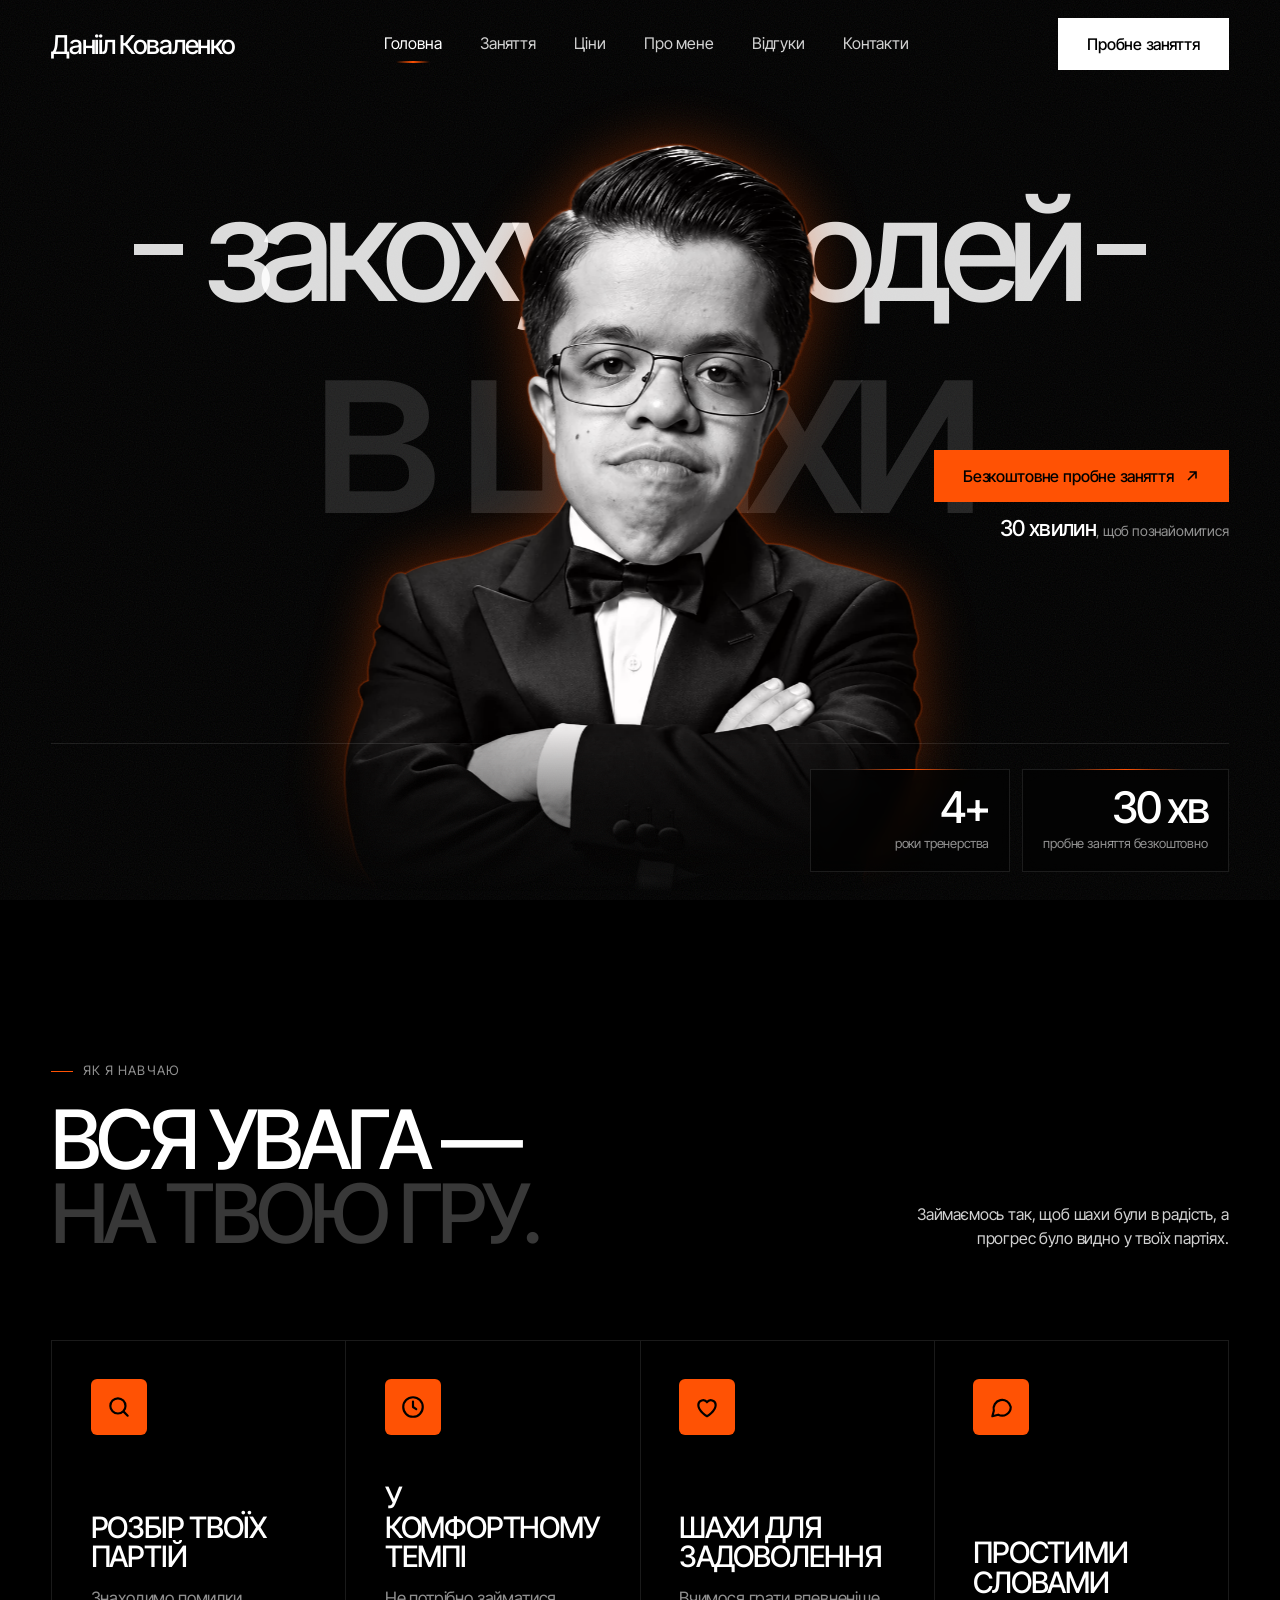
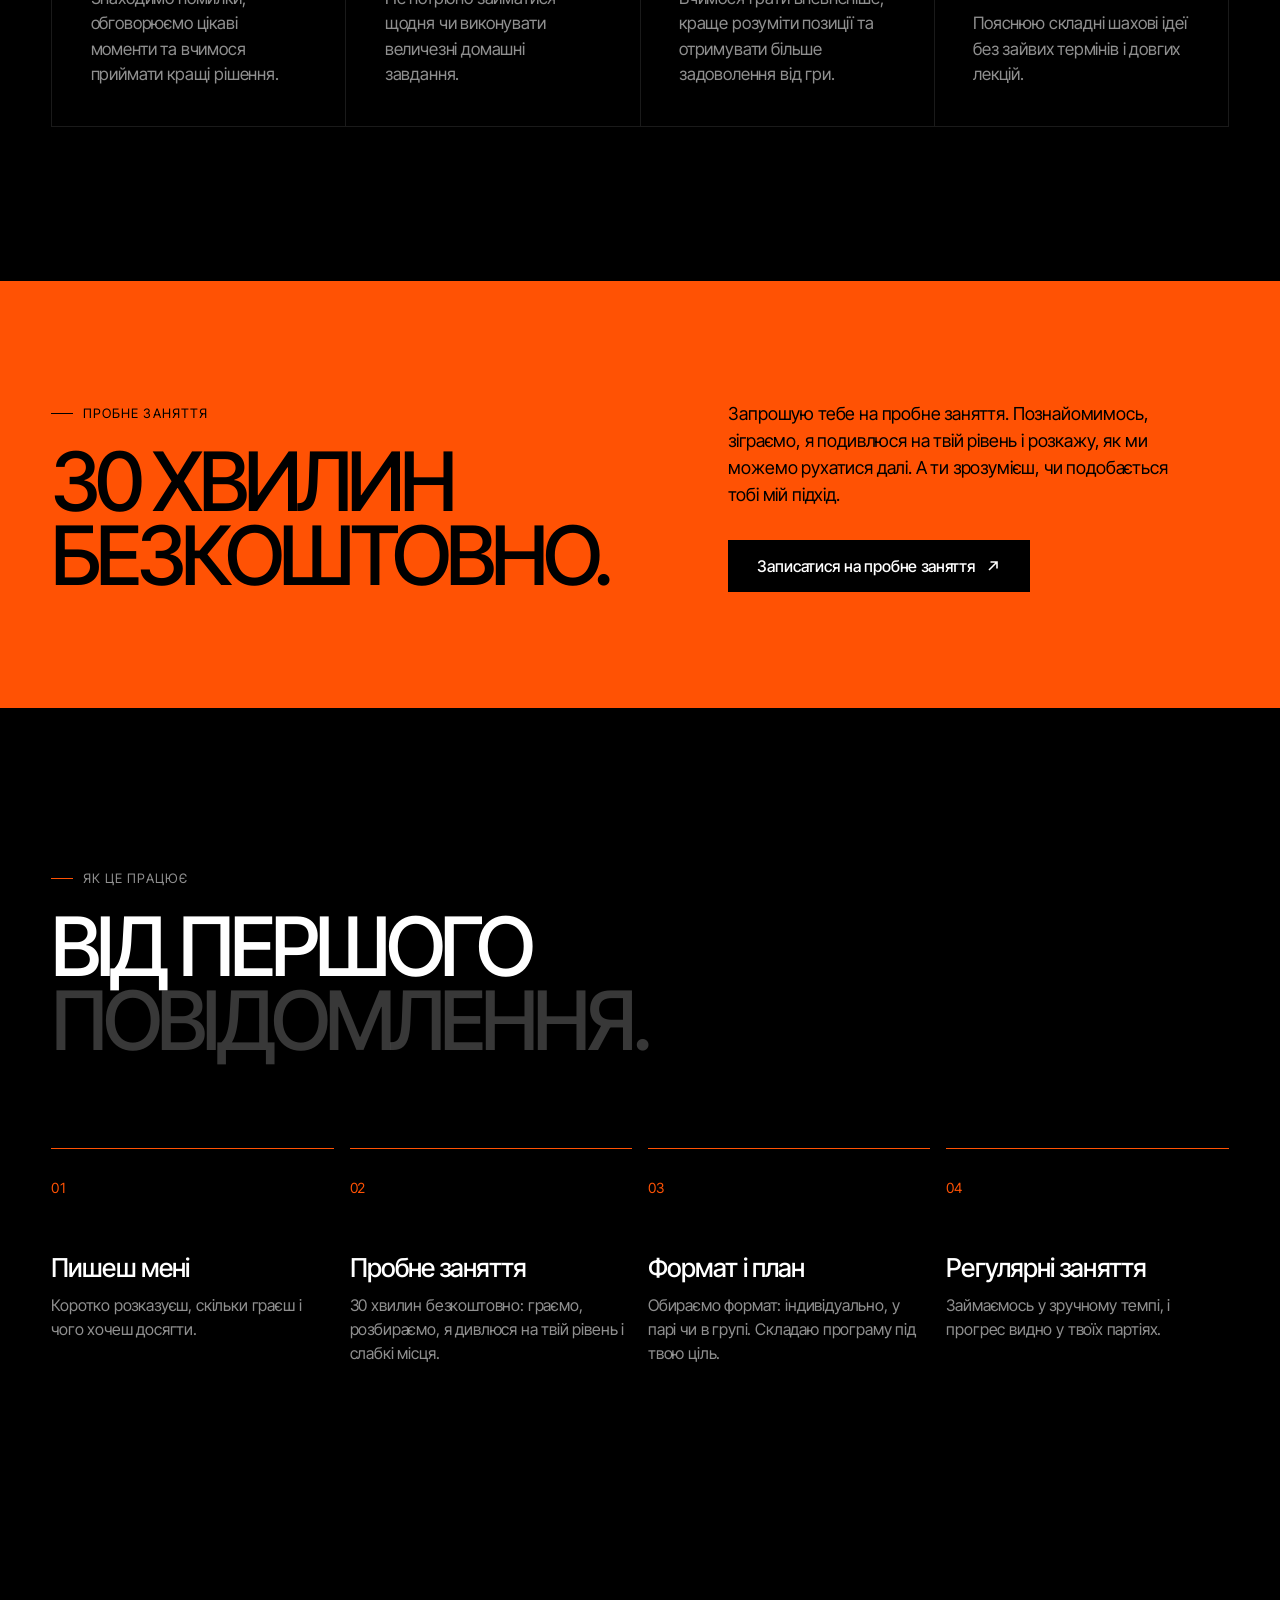
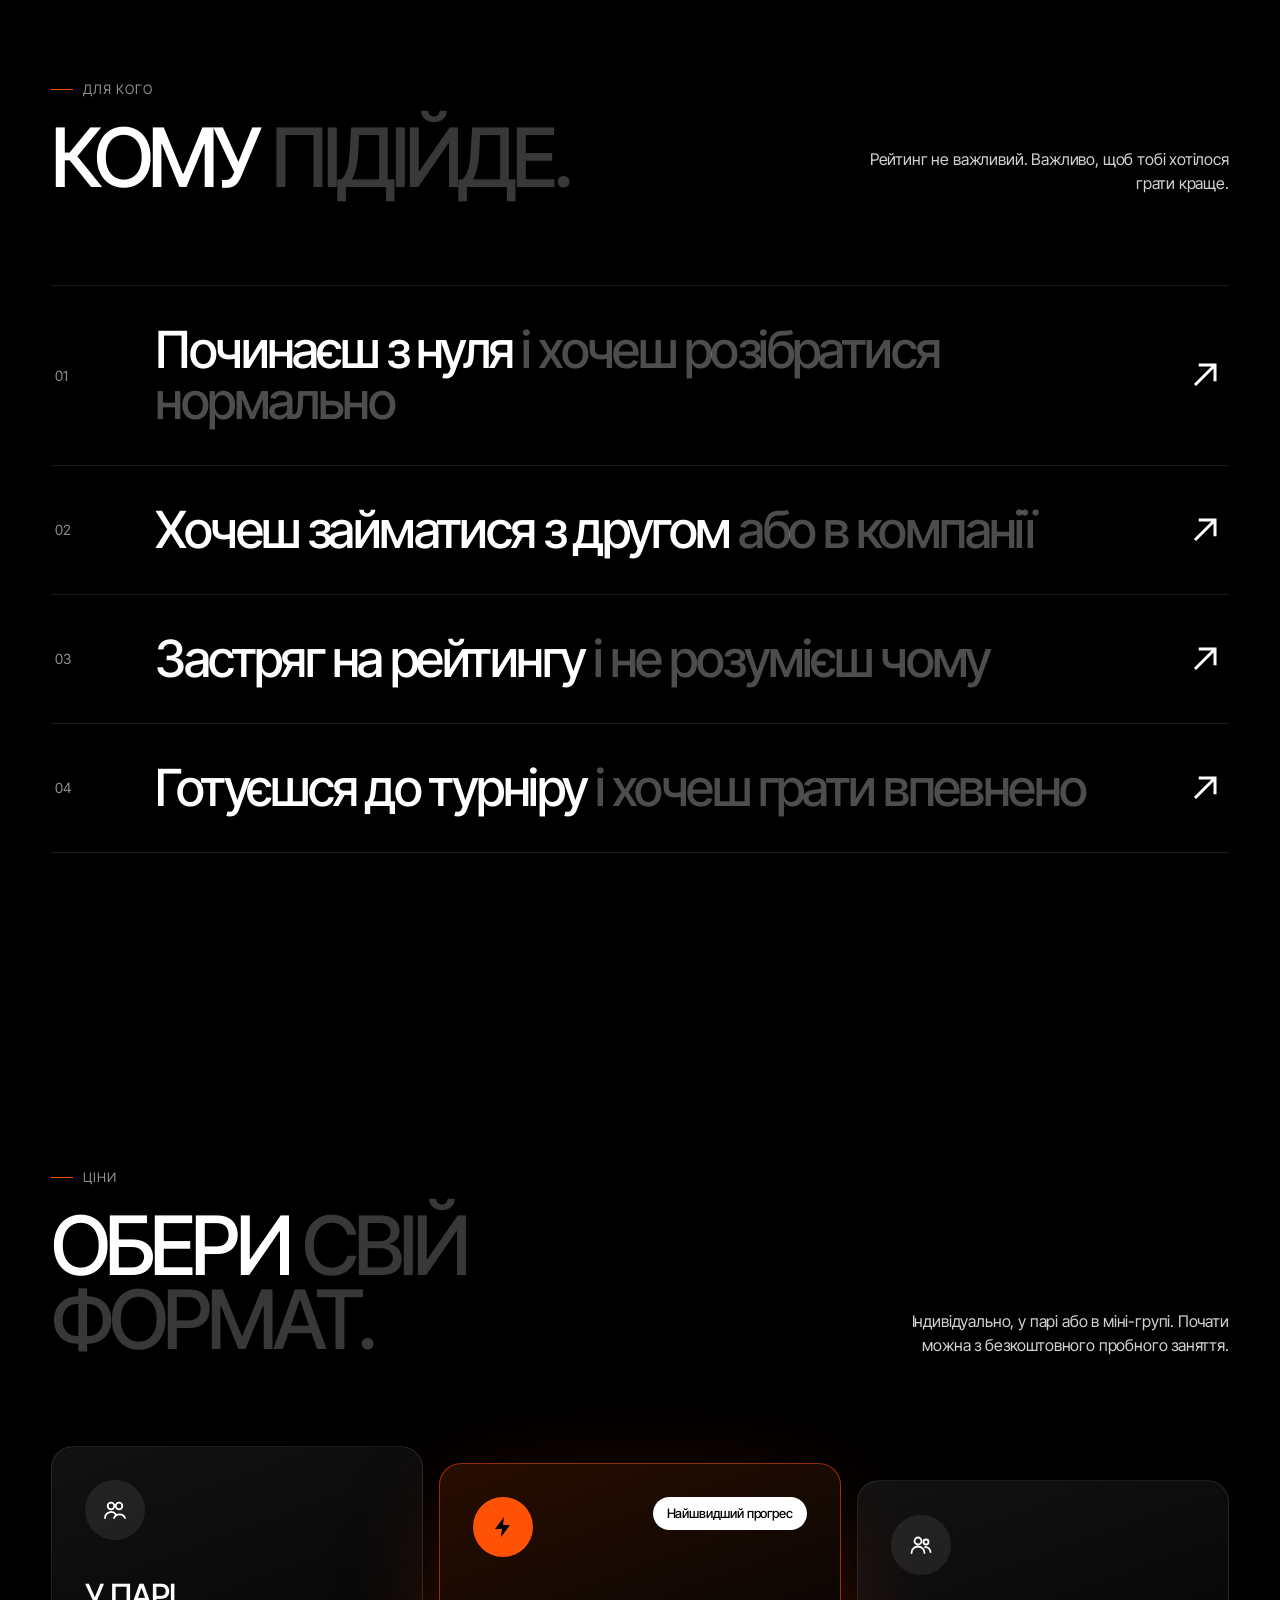
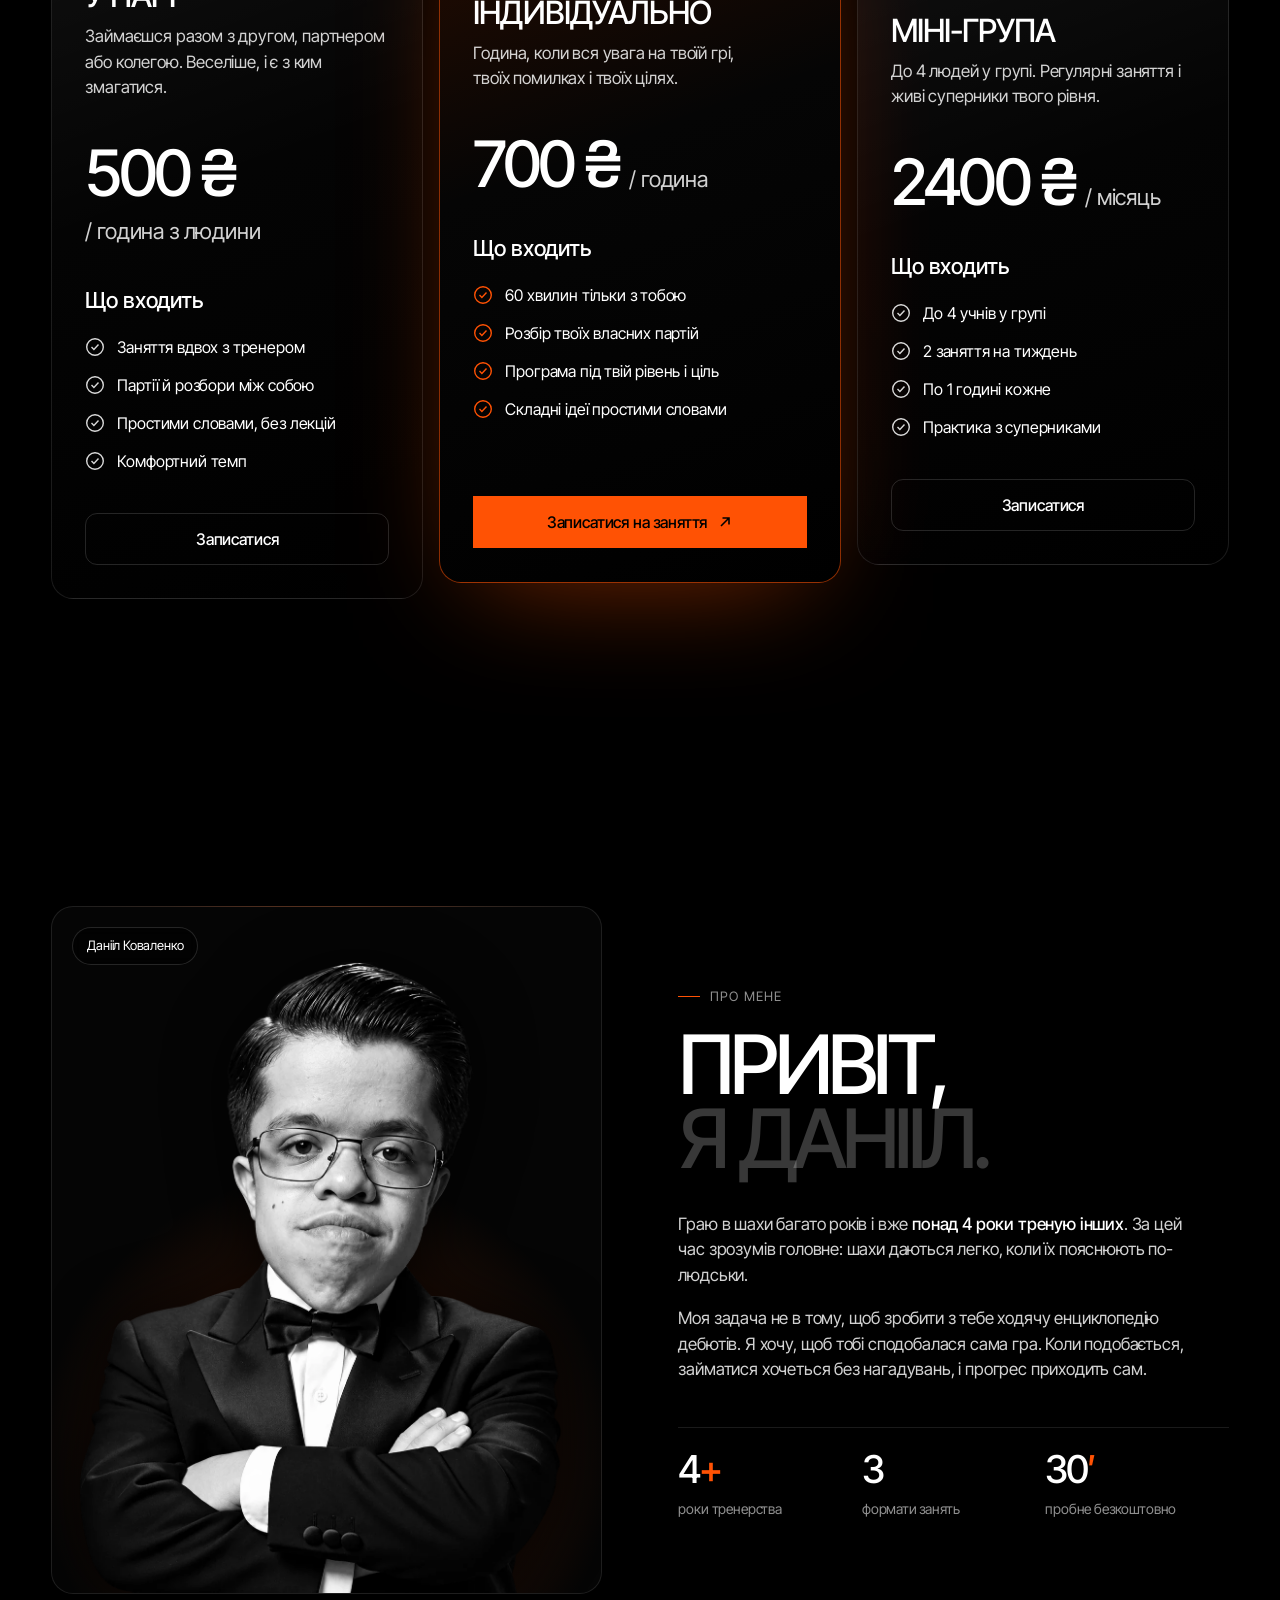
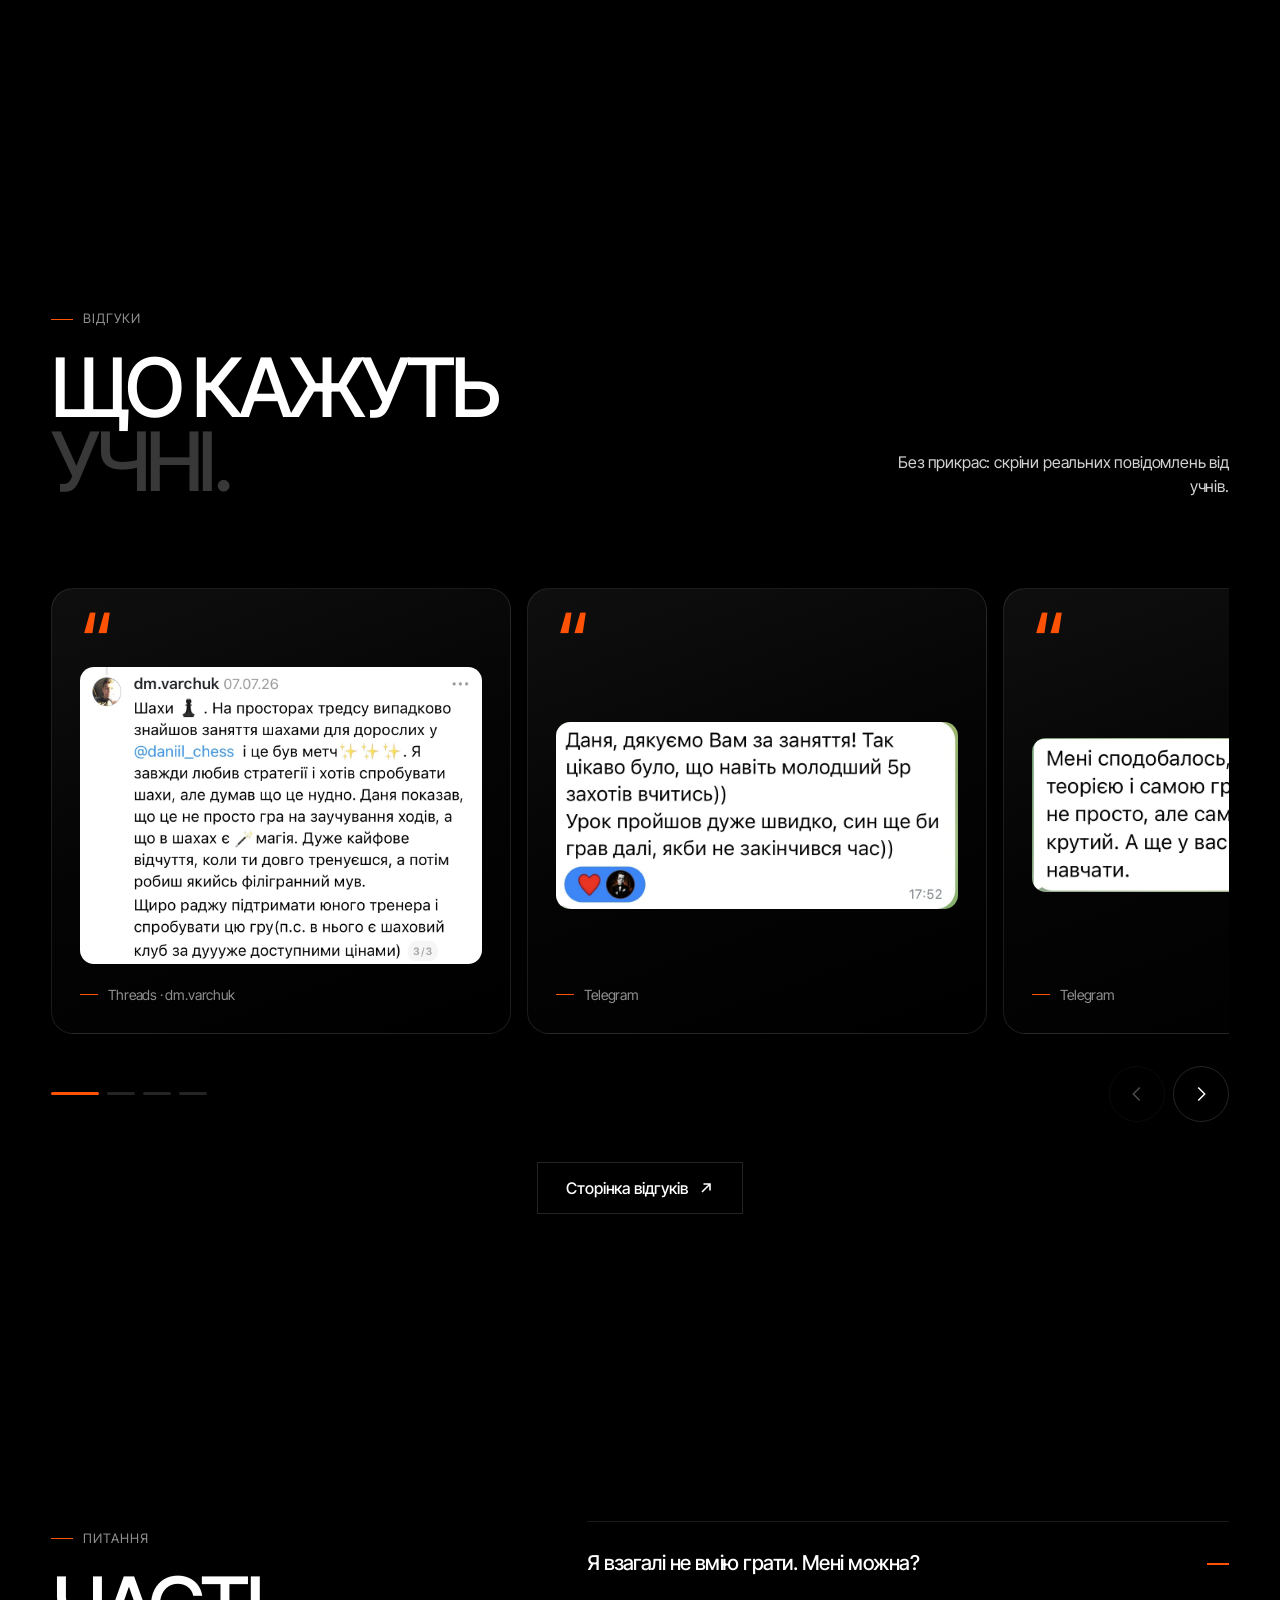
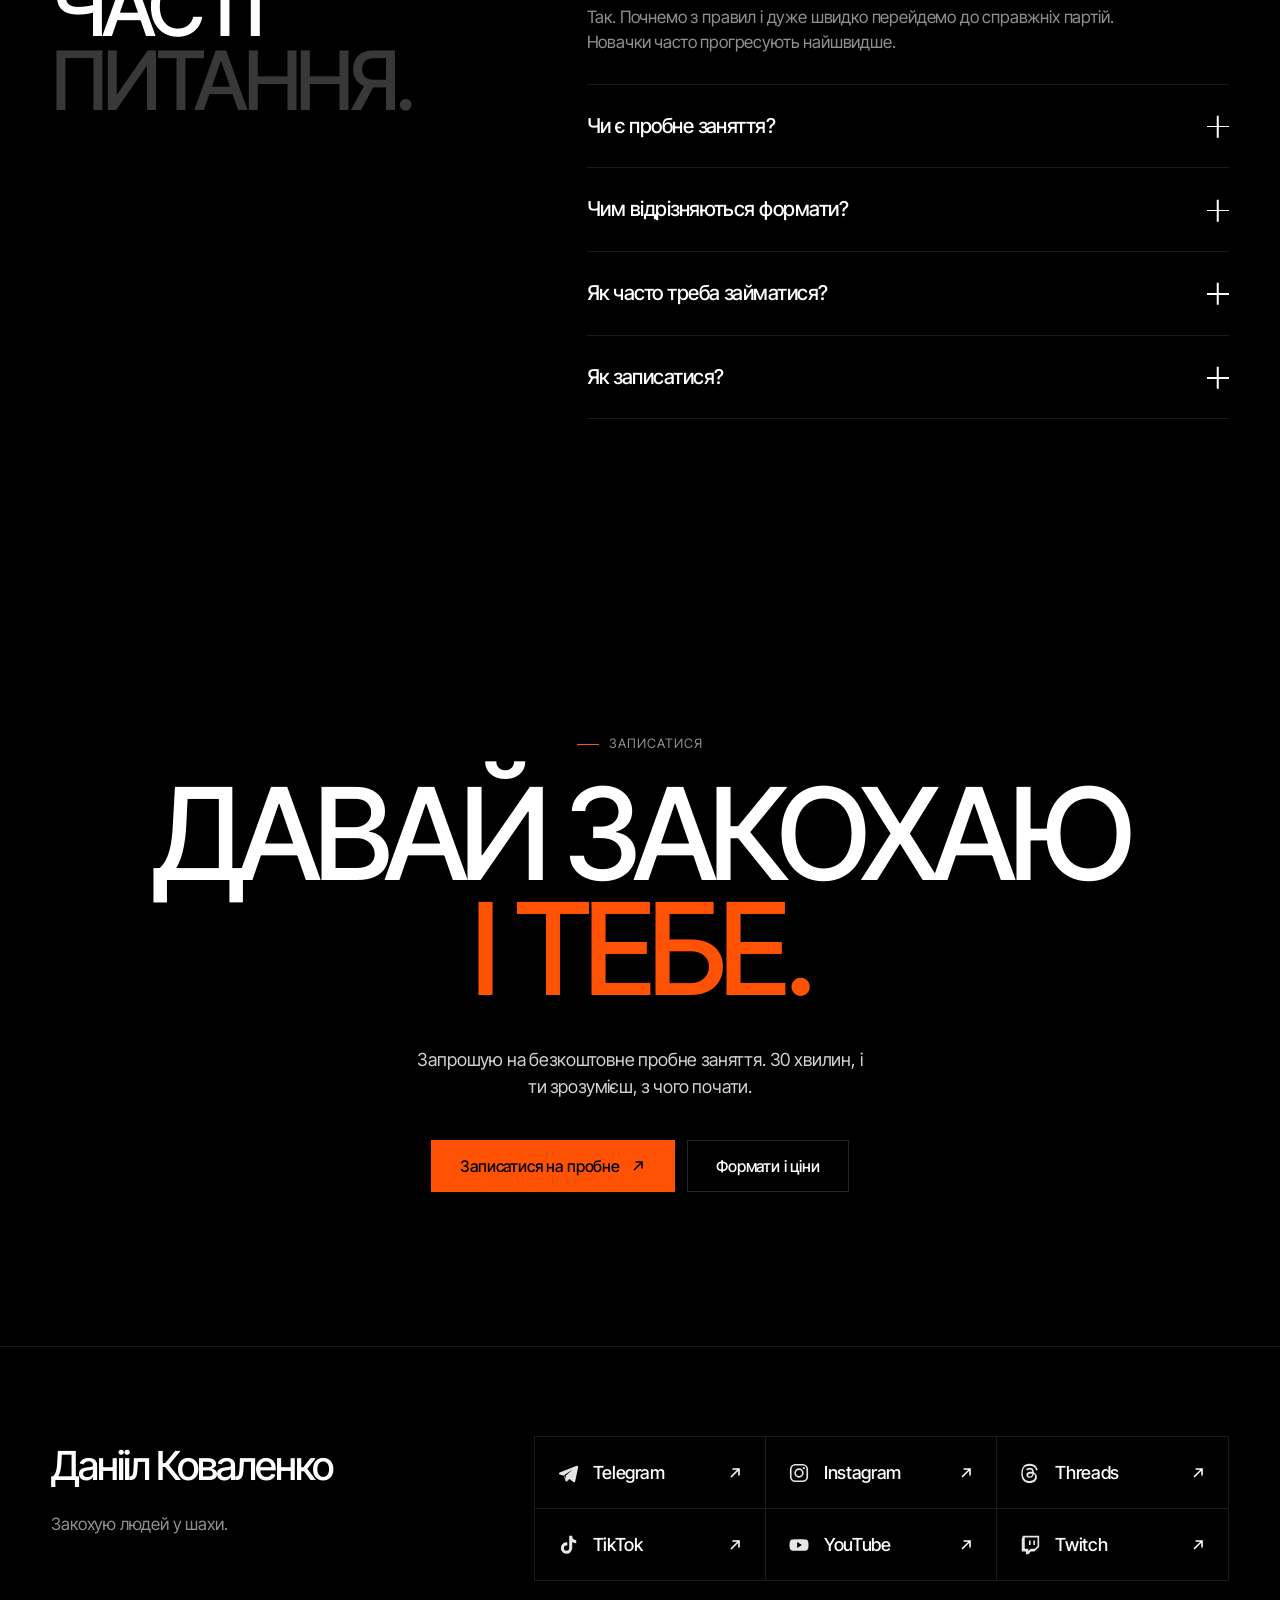
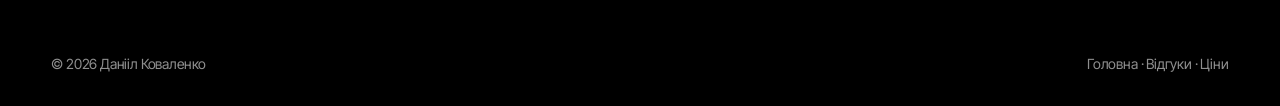
<file: index.html>
<!doctype html>
<html lang="uk">
<head>
<meta charset="utf-8">
<meta name="viewport" content="width=device-width, initial-scale=1">
<title>Данііл Коваленко · індивідуальні заняття з шахів</title>
<meta name="description" content="Заняття з шахів з Даніілом Коваленком: індивідуально, у парі або в міні-групі. Закохую людей у шахи. Пробне заняття безкоштовно.">
<meta name="theme-color" content="#000000">
<link rel="preconnect" href="https://fonts.googleapis.com">
<link rel="preconnect" href="https://fonts.gstatic.com" crossorigin>
<link href="https://fonts.googleapis.com/css2?family=Inter+Tight:wght@300;400;500;600&display=swap" rel="stylesheet">
<link rel="stylesheet" href="styles.css">
</head>
<body>
<div class="grain" aria-hidden="true"></div>

<header class="nav">
  <a href="index.html" class="logo" aria-label="Данііл Коваленко, на головну">Данііл Коваленко</a>
  <nav>
    <ul class="nav-links">
      <li><a href="#top" class="active">Головна</a></li>
      <li><a href="#lessons">Заняття</a></li>
      <li><a href="#pricing">Ціни</a></li>
      <li><a href="#about">Про мене</a></li>
      <li><a href="reviews.html">Відгуки</a></li>
      <li><a href="#contacts">Контакти</a></li>
      <li class="mobile-only"><a href="#contacts" data-book>Записатися →</a></li>
    </ul>
  </nav>
  <a href="#contacts" class="btn btn-white btn-try" data-book>Пробне заняття</a>
  <button class="burger" aria-label="Меню"><span></span><span></span></button>
</header>

<main id="top">
  <!-- ============ HERO ============ -->
  <section class="hero">
    <div class="hero-stage">
      <h1 class="hero-title" aria-label="Закохую людей в шахи">
        <span class="l1"><i class="dash"></i>закохую людей<i class="dash"></i></span>
        <span class="l2">в шахи</span>
      </h1>
      <div class="hero-figure"><img class="hero-photo" src="assets/daniil.webp" alt="Данііл Коваленко, шаховий тренер" width="1209" height="1300" fetchpriority="high"></div>

      <div class="hero-mobile-cta">
        <a href="#trial" class="btn btn-orange">Безкоштовне пробне заняття</a>
        <a href="#pricing" class="btn btn-line">Формати і ціни</a>
      </div>

      <div class="hero-cta">
        <a href="#trial" class="btn btn-orange">Безкоштовне пробне заняття
          <svg viewBox="0 0 16 16" fill="none" stroke="currentColor" stroke-width="1.6"><path d="M4 12 12 4M5.5 4H12v6.5"/></svg></a>
        <div class="price"><b>30 хвилин</b>, щоб познайомитися</div>
      </div>

      <div class="hero-bottom">
        <div class="stats">
          <div class="stat"><b>4+</b><span>роки тренерства</span></div>
          <div class="stat"><b>30 хв</b><span>пробне заняття безкоштовно</span></div>
        </div>
      </div>
    </div>
  </section>

  <!-- ============ WHY 1:1 ============ -->
  <section id="lessons">
    <div class="wrap">
      <div class="head">
        <div>
          <div class="eyebrow rv">Як я навчаю</div>
          <h2 class="h2 rv">Вся увага —<br><span class="dim">на твою гру.</span></h2>
        </div>
        <p class="rv rv-d1">Займаємось так, щоб шахи були в радість, а прогрес було видно у твоїх партіях.</p>
      </div>

      <div class="features">
        <article class="feature rv">
          <div class="ico"><svg viewBox="0 0 24 24" fill="none" stroke="currentColor" stroke-width="2" stroke-linecap="round" stroke-linejoin="round"><circle cx="11" cy="11" r="7"/><path d="m20 20-3.5-3.5"/></svg></div>
          <h3>Розбір твоїх<br>партій</h3>
          <p>Знаходимо помилки, обговорюємо цікаві моменти та вчимося приймати кращі рішення.</p>
        </article>
        <article class="feature rv rv-d1">
          <div class="ico"><svg viewBox="0 0 24 24" fill="none" stroke="currentColor" stroke-width="2" stroke-linecap="round" stroke-linejoin="round"><circle cx="12" cy="12" r="9"/><path d="M12 7v5l3 2"/></svg></div>
          <h3>У комфортному<br>темпі</h3>
          <p>Не потрібно займатися щодня чи виконувати величезні домашні завдання.</p>
        </article>
        <article class="feature rv rv-d2">
          <div class="ico"><svg viewBox="0 0 24 24" fill="none" stroke="currentColor" stroke-width="2" stroke-linecap="round" stroke-linejoin="round"><path d="M12 20.5s-8-4.6-8-10.4A4.4 4.4 0 0 1 12 7.6a4.4 4.4 0 0 1 8 2.5c0 5.8-8 10.4-8 10.4Z"/></svg></div>
          <h3>Шахи для<br>задоволення</h3>
          <p>Вчимося грати впевненіше, краще розуміти позиції та отримувати більше задоволення від гри.</p>
        </article>
        <article class="feature rv rv-d3">
          <div class="ico"><svg viewBox="0 0 24 24" fill="none" stroke="currentColor" stroke-width="2" stroke-linecap="round" stroke-linejoin="round"><path d="M21 12a8 8 0 0 1-11.6 7.1L4 20.5l1.4-5A8 8 0 1 1 21 12Z"/></svg></div>
          <h3>Простими<br>словами</h3>
          <p>Пояснюю складні шахові ідеї без зайвих термінів і довгих лекцій.</p>
        </article>
      </div>
    </div>
  </section>

  <!-- ============ TRIAL ============ -->
  <section id="trial" class="trial">
    <div class="wrap trial-in">
      <div>
        <div class="eyebrow rv">Пробне заняття</div>
        <h2 class="h2 rv">30 хвилин<br>безкоштовно.</h2>
      </div>
      <div class="trial-text rv rv-d1">
        <p>Запрошую тебе на пробне заняття. Познайомимось, зіграємо, я подивлюся на твій рівень і розкажу, як ми можемо рухатися далі. А ти зрозумієш, чи подобається тобі мій підхід.</p>
        <a href="#contacts" class="btn btn-black" data-book>Записатися на пробне заняття
          <svg viewBox="0 0 16 16" fill="none" stroke="currentColor" stroke-width="1.6"><path d="M4 12 12 4M5.5 4H12v6.5"/></svg></a>
      </div>
    </div>
  </section>

  <!-- ============ HOW IT WORKS ============ -->
  <section id="how">
    <div class="wrap">
      <div class="head">
        <div>
          <div class="eyebrow rv">Як це працює</div>
          <h2 class="h2 rv">Від першого<br><span class="dim">повідомлення.</span></h2>
        </div>
        <p class="rv rv-d1">Чотири кроки, і ти вже займаєшся за планом, а не навмання.</p>
      </div>
      <div class="steps">
        <div class="step rv"><div class="n">01</div><h3>Пишеш мені</h3><p>Коротко розказуєш, скільки граєш і чого хочеш досягти.</p></div>
        <div class="step rv rv-d1"><div class="n">02</div><h3>Пробне заняття</h3><p>30 хвилин безкоштовно: граємо, розбираємо, я дивлюся на твій рівень і слабкі місця.</p></div>
        <div class="step rv rv-d2"><div class="n">03</div><h3>Формат і план</h3><p>Обираємо формат: індивідуально, у парі чи в групі. Складаю програму під твою ціль.</p></div>
        <div class="step rv rv-d3"><div class="n">04</div><h3>Регулярні заняття</h3><p>Займаємось у зручному темпі, і прогрес видно у твоїх партіях.</p></div>
      </div>
    </div>
  </section>

  <!-- ============ FOR WHOM ============ -->
  <section id="who">
    <div class="wrap">
      <div class="head">
        <div>
          <div class="eyebrow rv">Для кого</div>
          <h2 class="h2 rv">Кому <span class="dim">підійде.</span></h2>
        </div>
        <p class="rv rv-d1">Рейтинг не важливий. Важливо, щоб тобі хотілося грати краще.</p>
      </div>
      <ul class="who">
        <li class="rv"><span class="who-n">01</span><span class="who-t">Починаєш з нуля <span>і хочеш розібратися нормально</span></span><svg class="who-arrow" viewBox="0 0 16 16" fill="none" stroke="currentColor" stroke-width="1.2"><path d="M4 12 12 4M5.5 4H12v6.5"/></svg></li>
        <li class="rv"><span class="who-n">02</span><span class="who-t">Хочеш займатися з другом <span>або в компанії</span></span><svg class="who-arrow" viewBox="0 0 16 16" fill="none" stroke="currentColor" stroke-width="1.2"><path d="M4 12 12 4M5.5 4H12v6.5"/></svg></li>
        <li class="rv"><span class="who-n">03</span><span class="who-t">Застряг на рейтингу <span>і не розумієш чому</span></span><svg class="who-arrow" viewBox="0 0 16 16" fill="none" stroke="currentColor" stroke-width="1.2"><path d="M4 12 12 4M5.5 4H12v6.5"/></svg></li>
        <li class="rv"><span class="who-n">04</span><span class="who-t">Готуєшся до турніру <span>і хочеш грати впевнено</span></span><svg class="who-arrow" viewBox="0 0 16 16" fill="none" stroke="currentColor" stroke-width="1.2"><path d="M4 12 12 4M5.5 4H12v6.5"/></svg></li>
      </ul>
    </div>
  </section>

  <!-- ============ PRICING ============ -->
  <section id="pricing">
    <div class="wrap">
      <div class="head">
        <div>
          <div class="eyebrow rv">Ціни</div>
          <h2 class="h2 rv">Обери <span class="dim">свій<br>формат.</span></h2>
        </div>
        <p class="rv rv-d1">Індивідуально, у парі або в міні-групі. Почати можна з безкоштовного пробного заняття.</p>
      </div>

      <div class="plans">
        <article class="plan rv">
          <div class="ico-round"><svg viewBox="0 0 24 24" fill="none" stroke="currentColor" stroke-width="1.8" stroke-linecap="round" stroke-linejoin="round"><circle cx="8" cy="8" r="3.3"/><circle cx="16" cy="8" r="3.3"/><path d="M2 20a6 6 0 0 1 11-3.3M11 20a6 6 0 0 1 11 0"/></svg></div>
          <h3>У парі</h3>
          <p class="sub">Займаєшся разом з другом, партнером або колегою. Веселіше, і є з ким змагатися.</p>
          <div class="price-big"><b>500 ₴</b><span>/ година з людини</span></div>
          <h4>Що входить</h4>
          <ul>
            <li><svg viewBox="0 0 20 20" fill="none" stroke="currentColor" stroke-width="1.4"><circle cx="10" cy="10" r="8.3"/><path d="m6.5 10 2.4 2.4 4.6-4.8"/></svg>Заняття вдвох з тренером</li>
            <li><svg viewBox="0 0 20 20" fill="none" stroke="currentColor" stroke-width="1.4"><circle cx="10" cy="10" r="8.3"/><path d="m6.5 10 2.4 2.4 4.6-4.8"/></svg>Партії й розбори між собою</li>
            <li><svg viewBox="0 0 20 20" fill="none" stroke="currentColor" stroke-width="1.4"><circle cx="10" cy="10" r="8.3"/><path d="m6.5 10 2.4 2.4 4.6-4.8"/></svg>Простими словами, без лекцій</li>
            <li><svg viewBox="0 0 20 20" fill="none" stroke="currentColor" stroke-width="1.4"><circle cx="10" cy="10" r="8.3"/><path d="m6.5 10 2.4 2.4 4.6-4.8"/></svg>Комфортний темп</li>
          </ul>
          <a href="#contacts" class="btn btn-card" data-book>Записатися</a>
        </article>

        <article class="plan featured rv rv-d1">
          <span class="badge">Найшвидший прогрес</span>
          <div class="ico-round"><svg viewBox="0 0 24 24" fill="currentColor"><path d="M13 2 4 14h7l-1 8 9-12h-7l1-8Z"/></svg></div>
          <h3>Індивідуально</h3>
          <p class="sub">Година, коли вся увага на твоїй грі, твоїх помилках і твоїх цілях.</p>
          <div class="price-big"><b>700 ₴</b><span>/ година</span></div>
          <h4>Що входить</h4>
          <ul>
            <li><svg viewBox="0 0 20 20" fill="none" stroke="currentColor" stroke-width="1.4"><circle cx="10" cy="10" r="8.3"/><path d="m6.5 10 2.4 2.4 4.6-4.8"/></svg>60 хвилин тільки з тобою</li>
            <li><svg viewBox="0 0 20 20" fill="none" stroke="currentColor" stroke-width="1.4"><circle cx="10" cy="10" r="8.3"/><path d="m6.5 10 2.4 2.4 4.6-4.8"/></svg>Розбір твоїх власних партій</li>
            <li><svg viewBox="0 0 20 20" fill="none" stroke="currentColor" stroke-width="1.4"><circle cx="10" cy="10" r="8.3"/><path d="m6.5 10 2.4 2.4 4.6-4.8"/></svg>Програма під твій рівень і ціль</li>
            <li><svg viewBox="0 0 20 20" fill="none" stroke="currentColor" stroke-width="1.4"><circle cx="10" cy="10" r="8.3"/><path d="m6.5 10 2.4 2.4 4.6-4.8"/></svg>Складні ідеї простими словами</li>
          </ul>
          <a href="#contacts" class="btn btn-orange" data-book>Записатися на заняття
            <svg viewBox="0 0 16 16" fill="none" stroke="currentColor" stroke-width="1.6"><path d="M4 12 12 4M5.5 4H12v6.5"/></svg></a>
        </article>

        <article class="plan rv rv-d2">
          <div class="ico-round"><svg viewBox="0 0 24 24" fill="none" stroke="currentColor" stroke-width="1.8" stroke-linecap="round" stroke-linejoin="round"><circle cx="9" cy="8" r="3.5"/><path d="M2.5 20a6.5 6.5 0 0 1 13 0"/><circle cx="17" cy="9" r="2.5"/><path d="M16 14.2a5 5 0 0 1 5.5 4.8"/></svg></div>
          <h3>Міні-група</h3>
          <p class="sub">До 4 людей у групі. Регулярні заняття і живі суперники твого рівня.</p>
          <div class="price-big"><b>2400 ₴</b><span>/ місяць</span></div>
          <h4>Що входить</h4>
          <ul>
            <li><svg viewBox="0 0 20 20" fill="none" stroke="currentColor" stroke-width="1.4"><circle cx="10" cy="10" r="8.3"/><path d="m6.5 10 2.4 2.4 4.6-4.8"/></svg>До 4 учнів у групі</li>
            <li><svg viewBox="0 0 20 20" fill="none" stroke="currentColor" stroke-width="1.4"><circle cx="10" cy="10" r="8.3"/><path d="m6.5 10 2.4 2.4 4.6-4.8"/></svg>2 заняття на тиждень</li>
            <li><svg viewBox="0 0 20 20" fill="none" stroke="currentColor" stroke-width="1.4"><circle cx="10" cy="10" r="8.3"/><path d="m6.5 10 2.4 2.4 4.6-4.8"/></svg>По 1 годині кожне</li>
            <li><svg viewBox="0 0 20 20" fill="none" stroke="currentColor" stroke-width="1.4"><circle cx="10" cy="10" r="8.3"/><path d="m6.5 10 2.4 2.4 4.6-4.8"/></svg>Практика з суперниками</li>
          </ul>
          <a href="#contacts" class="btn btn-card" data-book>Записатися</a>
        </article>
      </div>
    </div>
  </section>

  <!-- ============ ABOUT ============ -->
  <section id="about">
    <div class="wrap about">
      <div class="about-photo rv">
        <img src="assets/daniil.webp" alt="Данііл Коваленко" loading="lazy" width="1209" height="1300">
        <span class="stamp">Данііл Коваленко</span>
      </div>
      <div class="about-text">
        <div class="eyebrow rv">Про мене</div>
        <h2 class="h2 rv">Привіт,<br><span class="dim">я Данііл.</span></h2>
        <p class="rv">Граю в шахи багато років і вже <strong>понад 4 роки треную інших</strong>. За цей час зрозумів головне: шахи даються легко, коли їх пояснюють по-людськи.</p>
        <p class="rv">Моя задача не в тому, щоб зробити з тебе ходячу енциклопедію дебютів. Я хочу, щоб тобі сподобалася сама гра. Коли подобається, займатися хочеться без нагадувань, і прогрес приходить сам.</p>
        <div class="facts rv">
          <div class="fact"><b>4<i>+</i></b><span>роки тренерства</span></div>
          <div class="fact"><b>3</b><span>формати занять</span></div>
          <div class="fact"><b>30<i>′</i></b><span>пробне безкоштовно</span></div>
        </div>
      </div>
    </div>
  </section>

  <!-- ============ REVIEWS TEASER ============ -->
  <section id="reviews">
    <div class="wrap">
      <div class="head">
        <div>
          <div class="eyebrow rv">Відгуки</div>
          <h2 class="h2 rv">Що кажуть<br><span class="dim">учні.</span></h2>
        </div>
        <p class="rv rv-d1">Без прикрас: скріни реальних повідомлень від учнів.</p>
      </div>
      <div data-reviews></div>
      <div class="more-row"><a href="reviews.html" class="btn btn-line">Сторінка відгуків
        <svg viewBox="0 0 16 16" fill="none" stroke="currentColor" stroke-width="1.6"><path d="M4 12 12 4M5.5 4H12v6.5"/></svg></a></div>
    </div>
  </section>

  <!-- ============ FAQ ============ -->
  <section id="faq">
    <div class="wrap faq">
      <div>
        <div class="eyebrow rv">Питання</div>
        <h2 class="h2 rv">Часті<br><span class="dim">питання.</span></h2>
      </div>
      <div class="faq-list rv">
        <details open><summary>Я взагалі не вмію грати. Мені можна?<span class="pm"></span></summary><p>Так. Почнемо з правил і дуже швидко перейдемо до справжніх партій. Новачки часто прогресують найшвидше.</p></details>
        <details><summary>Чи є пробне заняття?<span class="pm"></span></summary><p>Так, перше заняття безкоштовне і триває 30 хвилин. Познайомимось, зіграємо, і ти зрозумієш, чи підходить тобі мій формат.</p></details>
        <details><summary>Чим відрізняються формати?<span class="pm"></span></summary><p>Індивідуально вся увага тільки на тобі. У парі ви займаєтесь удвох, а в міні-групі до 4 людей, двічі на тиждень по годині. Детальніше в розділі «Ціни».</p></details>
        <details><summary>Як часто треба займатися?<span class="pm"></span></summary><p>Залежить від цілі. Для помітного прогресу зазвичай вистачає одного-двох занять на тиждень плюс трохи практики між ними.</p></details>
        <details><summary>Як записатися?<span class="pm"></span></summary><p>Напиши мені в Telegram. Розкажи коротко про свій рівень і ціль, і підберемо час для безкоштовного пробного заняття.</p></details>
      </div>
    </div>
  </section>

  <!-- ============ FINAL CTA ============ -->
  <section class="final" id="contacts">
    <div class="wrap">
      <div class="eyebrow rv">Записатися</div>
      <h2 class="h2 rv">Давай закохаю<br><span class="or">і тебе.</span></h2>
      <p class="rv">Запрошую на безкоштовне пробне заняття. 30 хвилин, і ти зрозумієш, з чого почати.</p>
      <div class="row rv">
        <a href="#" class="btn btn-orange" data-book>Записатися на пробне
          <svg viewBox="0 0 16 16" fill="none" stroke="currentColor" stroke-width="1.6"><path d="M4 12 12 4M5.5 4H12v6.5"/></svg></a>
        <a href="#pricing" class="btn btn-line">Формати і ціни</a>
      </div>
    </div>
  </section>
</main>

<footer class="footer" id="footer">
  <div class="wrap">
    <div class="footer-top">
      <div>
        <div class="logo">Данііл Коваленко</div>
        <p>Закохую людей у шахи.</p>
      </div>
      <div class="socials" data-socials></div>
    </div>
    <div class="footer-bottom">
      <span>© 2026 Данііл Коваленко</span>
      <span><a href="index.html">Головна</a> · <a href="reviews.html">Відгуки</a> · <a href="#pricing">Ціни</a></span>
    </div>
  </div>
</footer>

<script src="main.js"></script>
</body>
</html>
</file>
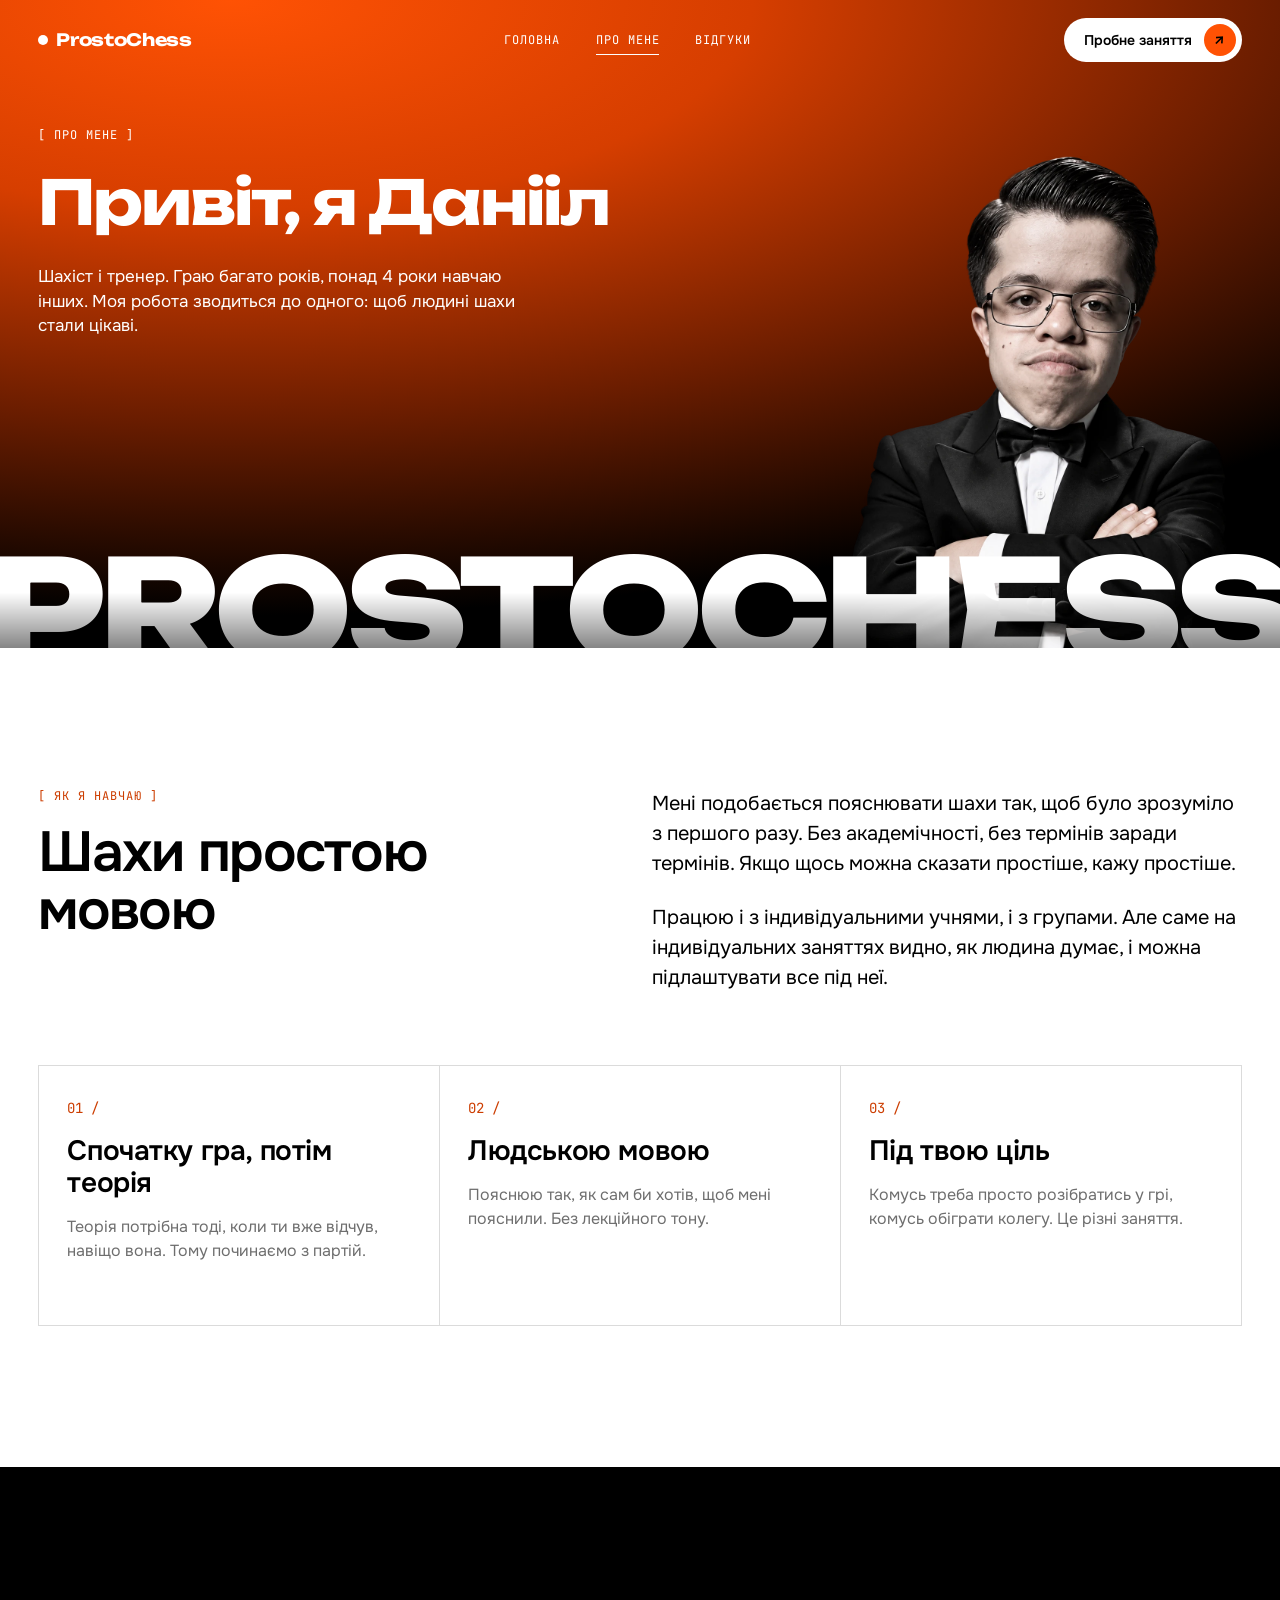
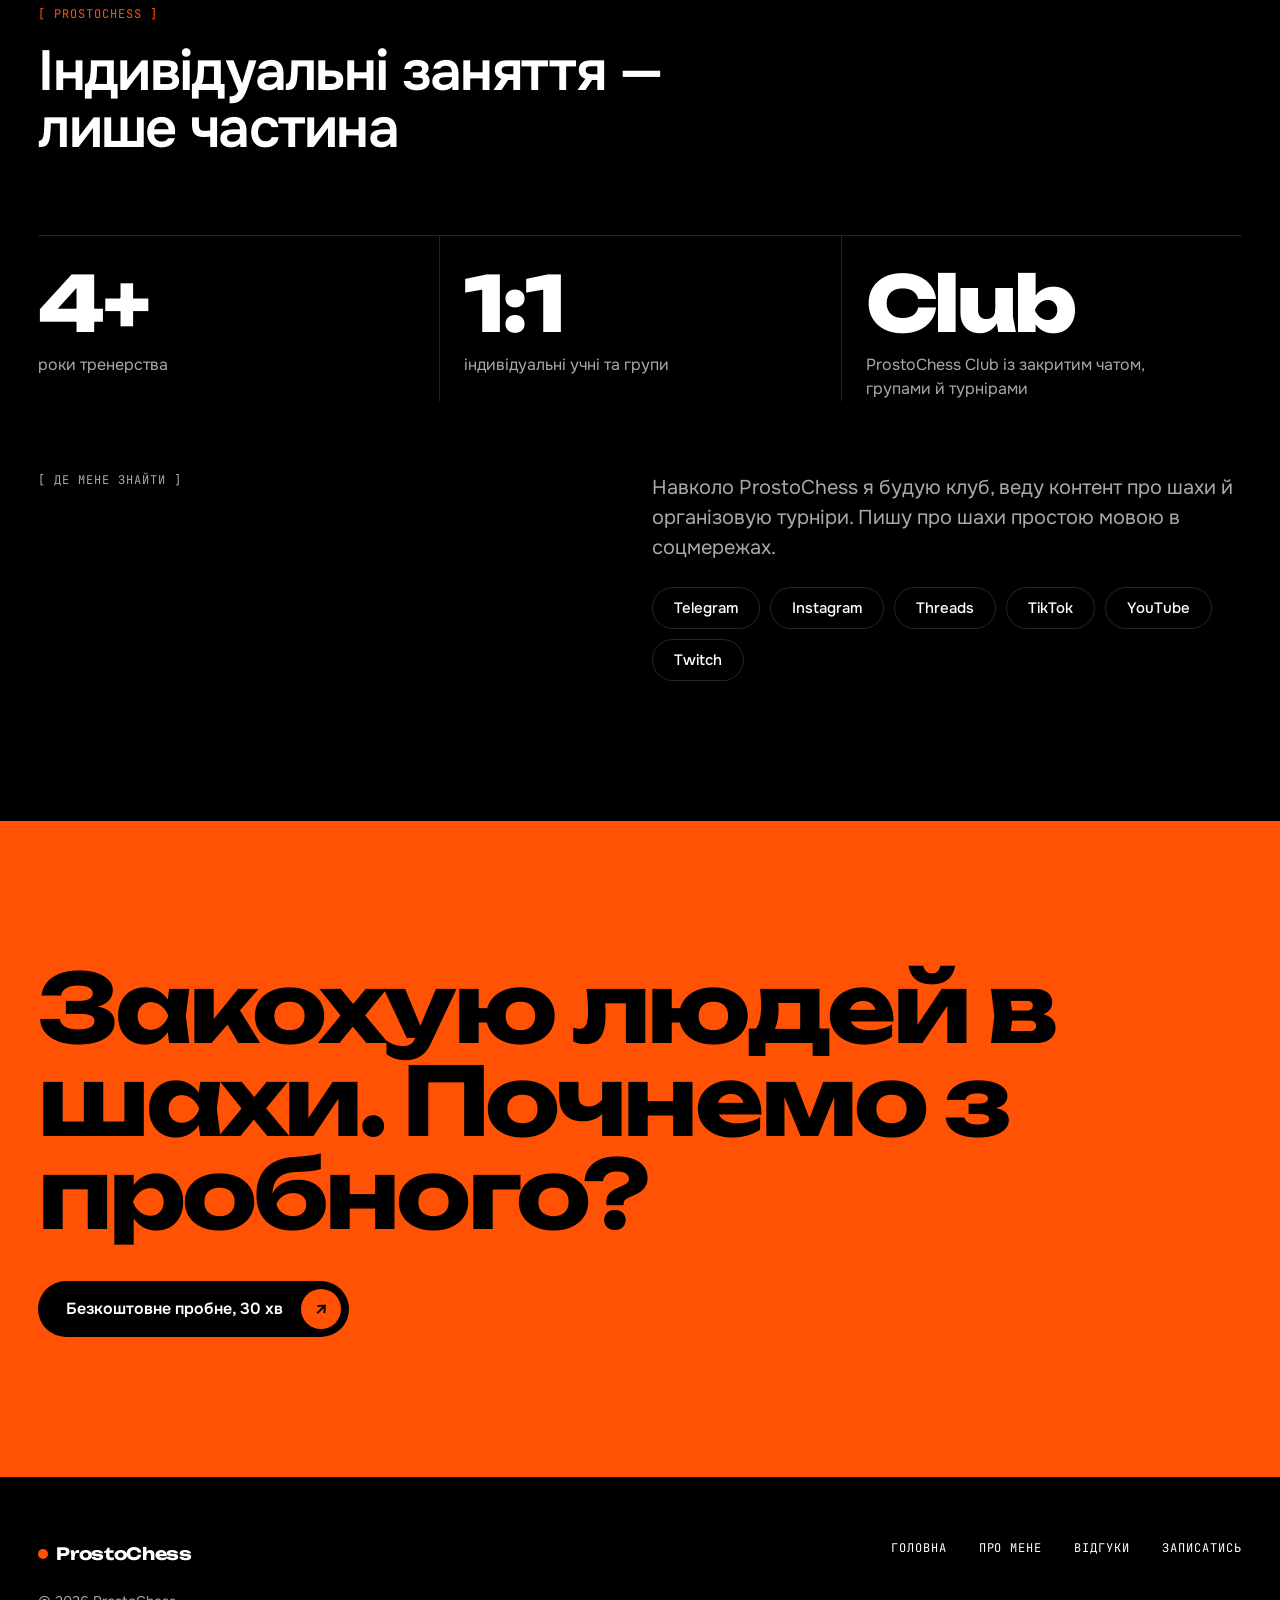
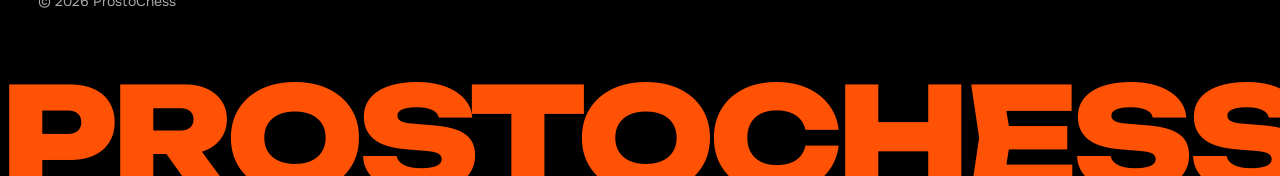
<file: about.html>
<!doctype html>
<html lang="uk">
<head>
  <meta charset="utf-8">
  <meta name="viewport" content="width=device-width, initial-scale=1">
  <title>Про мене — ProstoChess</title>
  <meta name="description" content="Данііл, шахіст і тренер. Понад 4 роки навчаю дорослих і дітей грати в шахи простою мовою.">
  <meta name="theme-color" content="#000000">
  <link rel="icon" href="data:image/svg+xml,%3Csvg xmlns='http://www.w3.org/2000/svg' viewBox='0 0 64 64'%3E%3Crect width='64' height='64' rx='16' fill='%23ff5204'/%3E%3Ccircle cx='32' cy='20' r='9' fill='%23000'/%3E%3Cpath d='M25 31c0 11-4 17-9 22h32c-5-5-9-11-9-22z' fill='%23000'/%3E%3C/svg%3E">
  <link rel="preconnect" href="https://fonts.googleapis.com">
  <link rel="preconnect" href="https://fonts.gstatic.com" crossorigin>
  <link href="https://fonts.googleapis.com/css2?family=JetBrains+Mono:wght@400;500&family=Onest:wght@400;500;600;700&family=Unbounded:wght@700;800&display=swap" rel="stylesheet">
  <link rel="stylesheet" href="css/styles.css">
</head>
<body>
  <a class="skip" href="#main">До змісту</a>

  <header class="header">
    <div class="container header__bar">
      <a class="logo" href="index.html" aria-label="ProstoChess, на головну"><span class="logo__dot"></span>ProstoChess</a>
      <nav class="nav" aria-label="Основна навігація">
        <a class="nav__link" href="index.html">Головна</a>
        <a class="nav__link" href="about.html" aria-current="page">Про мене</a>
        <a class="nav__link" href="reviews.html">Відгуки</a>
      </nav>
      <a class="btn btn--white btn--sm header__cta" href="index.html#trial" data-book>Пробне заняття <span class="btn__arrow">↗</span></a>
      <button class="burger" aria-label="Меню" aria-expanded="false"><span></span><span></span><span></span></button>
    </div>
  </header>

  <main id="main">

    <section class="hero hero--sub" aria-labelledby="about-title">
      <div class="hero__word" aria-hidden="true">PROSTOCHESS</div>
      <div class="frame" aria-hidden="true">
        
        <img class="hero__portrait" src="assets/portrait.webp" alt="" onerror="this.remove()">
        <svg class="hero__pawn" viewBox="0 0 200 280" aria-hidden="true">
          <g fill="#000">
            <circle cx="100" cy="58" r="34"/>
            <rect x="64" y="94" width="72" height="14" rx="7"/>
            <path d="M80 108C80 152 64 192 46 232H154C136 192 120 152 120 108Z"/>
            <rect x="30" y="230" width="140" height="20" rx="10"/>
            <rect x="18" y="248" width="164" height="30" rx="10"/>
          </g>
        </svg>
      </div>
      <div class="container hero__inner">
        <div class="hero__left">
          <p class="label">[ Про мене ]</p>
          <h1 class="h1" id="about-title">Привіт, я Данііл</h1>
        </div>
        <div class="hero__right">
          <p class="lead">Шахіст і тренер. Граю багато років, понад 4 роки навчаю інших. Моя робота зводиться до одного: щоб людині шахи стали цікаві.</p>
        </div>
      </div>
    </section>

    <section class="section section--light" aria-labelledby="how-title">
      <div class="container">
        <div class="about-grid">
          <div class="about-grid__head reveal">
            <p class="label accent-ink">[ Як я навчаю ]</p>
            <h2 class="h2" id="how-title">Шахи простою мовою</h2>
          </div>
          <div class="about-grid__body reveal">
            <p>Мені подобається пояснювати шахи так, щоб було зрозуміло з першого разу. Без академічності, без термінів заради термінів. Якщо щось можна сказати простіше, кажу простіше.</p>
            <p>Працюю і з індивідуальними учнями, і з групами. Але саме на індивідуальних заняттях видно, як людина думає, і можна підлаштувати все під неї.</p>
          </div>
        </div>
        <div class="principles reveal">
          <article class="principle">
            <span class="principle__n">01 /</span>
            <h3 class="h3">Спочатку гра, потім теорія</h3>
            <p class="principle__d">Теорія потрібна тоді, коли ти вже відчув, навіщо вона. Тому починаємо з партій.</p>
          </article>
          <article class="principle">
            <span class="principle__n">02 /</span>
            <h3 class="h3">Людською мовою</h3>
            <p class="principle__d">Пояснюю так, як сам би хотів, щоб мені пояснили. Без лекційного тону.</p>
          </article>
          <article class="principle">
            <span class="principle__n">03 /</span>
            <h3 class="h3">Під твою ціль</h3>
            <p class="principle__d">Комусь треба просто розібратись у грі, комусь обіграти колегу. Це різні заняття.</p>
          </article>
        </div>
      </div>
    </section>

    <section class="section section--dark" aria-labelledby="club-title">
      <div class="container">
        <div class="section__head reveal">
          <p class="label accent">[ ProstoChess ]</p>
          <h2 class="h2" id="club-title" style="max-width:20ch">Індивідуальні заняття — лише частина</h2>
        </div>
        <div class="facts reveal">
          <div class="fact"><span class="fact__v">4+</span><span class="fact__t">роки тренерства</span></div>
          <div class="fact"><span class="fact__v">1:1</span><span class="fact__t">індивідуальні учні та групи</span></div>
          <div class="fact"><span class="fact__v">Club</span><span class="fact__t">ProstoChess Club із закритим чатом, групами й турнірами</span></div>
        </div>
        <div class="about-grid reveal" style="margin-top:clamp(40px,6vw,72px)">
          <div class="about-grid__head">
            <p class="label muted-dark">[ Де мене знайти ]</p>
          </div>
          <div class="about-grid__body">
            <p class="muted-dark">Навколо ProstoChess я будую клуб, веду контент про шахи й організовую турніри. Пишу про шахи простою мовою в соцмережах.</p>
            <div class="channels">
              <span class="pill">Telegram</span><span class="pill">Instagram</span><span class="pill">Threads</span><span class="pill">TikTok</span><span class="pill">YouTube</span><span class="pill">Twitch</span>
            </div>
          </div>
        </div>
      </div>
    </section>

    <section class="section section--orange" aria-labelledby="about-cta">
      <div class="container final reveal">
        <h2 class="h2" id="about-cta" style="color:var(--black)">Закохую людей в шахи. Почнемо з пробного?</h2>
        <a class="btn btn--black" href="index.html#trial" data-book>Безкоштовне пробне, 30 хв <span class="btn__arrow">↗</span></a>
      </div>
    </section>

  </main>

  <footer class="footer">
    <div class="container">
      <div class="footer__top">
        <a class="logo" href="index.html"><span class="logo__dot" style="background:var(--orange)"></span>ProstoChess</a>
        <nav class="footer__links label" aria-label="Підвал">
          <a href="index.html">Головна</a>
          <a href="about.html">Про мене</a>
          <a href="reviews.html">Відгуки</a>
          <a href="index.html#trial" data-book>Записатись</a>
        </nav>
      </div>
      <p class="footer__copy">© 2026 ProstoChess</p>
    </div>
    <div class="footer__word" aria-hidden="true">PROSTOCHESS</div>
  </footer>

  <script src="js/main.js"></script>
</body>
</html>
</file>
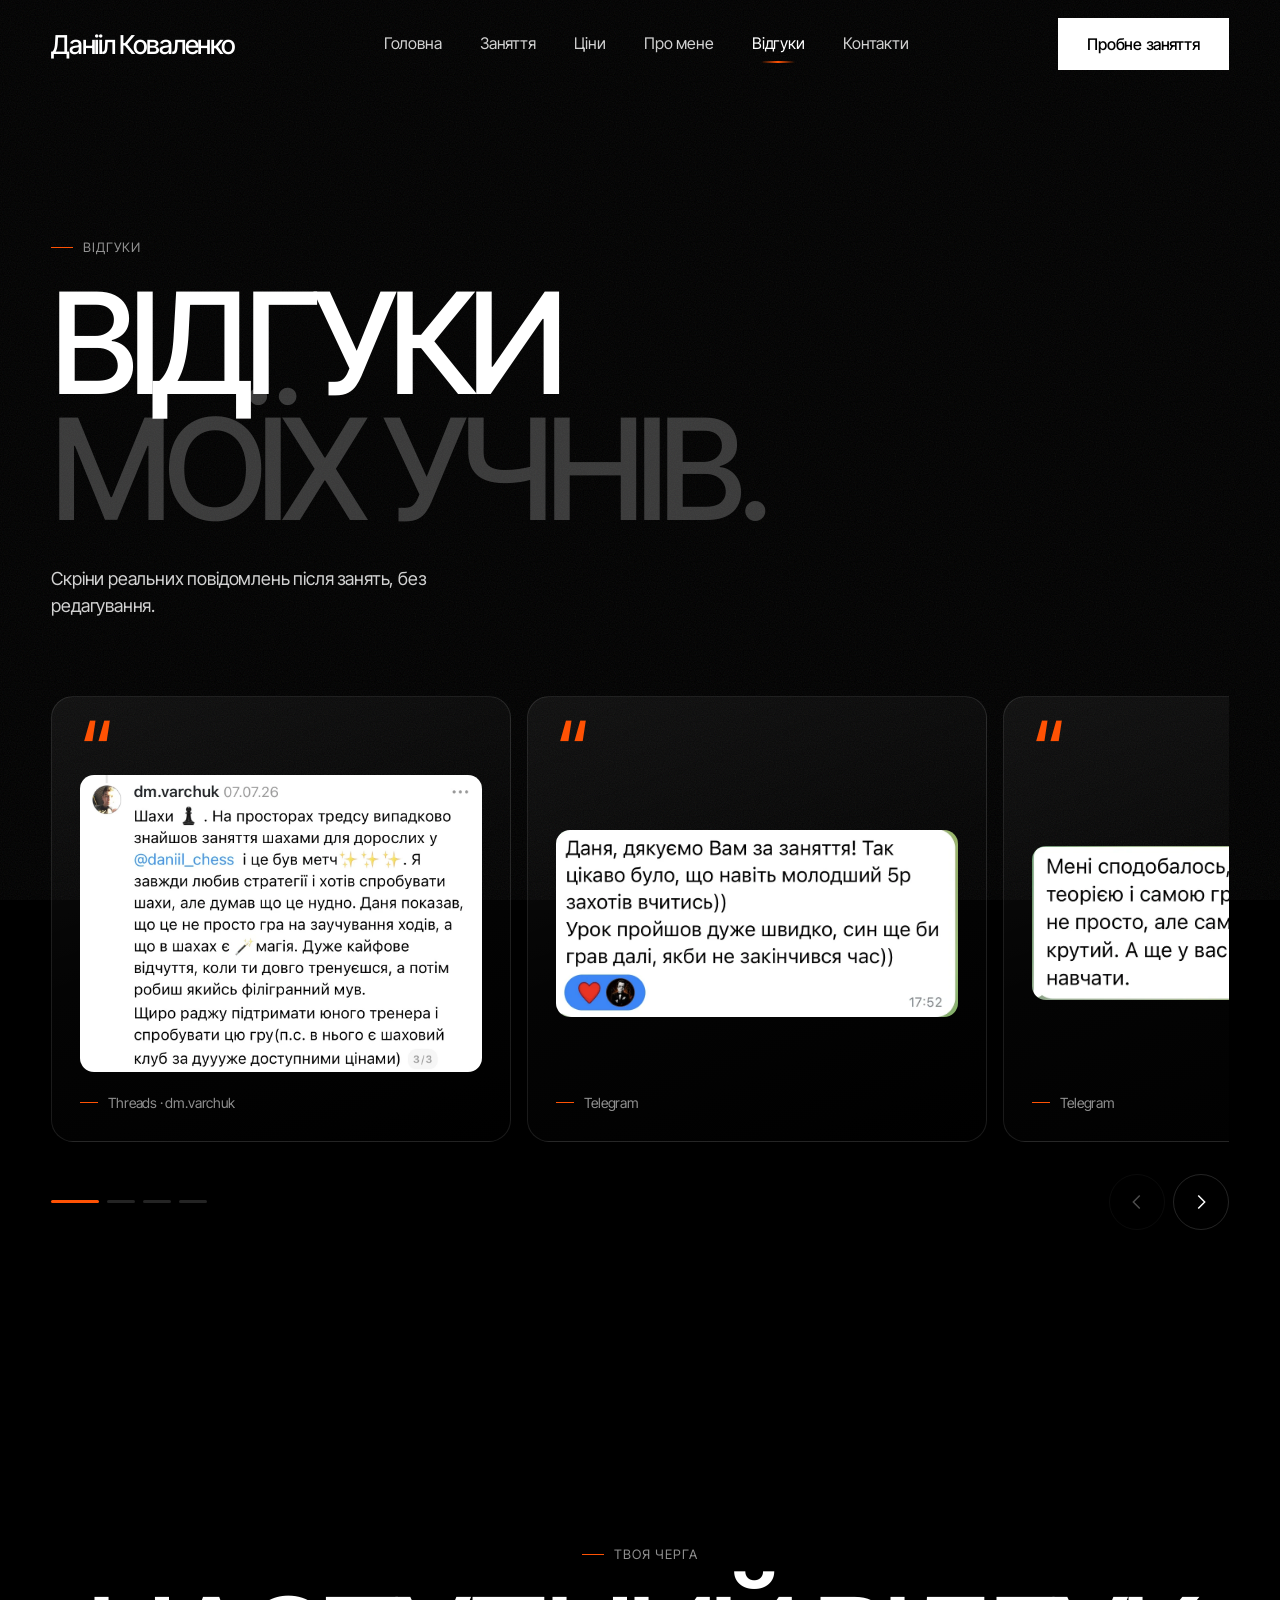
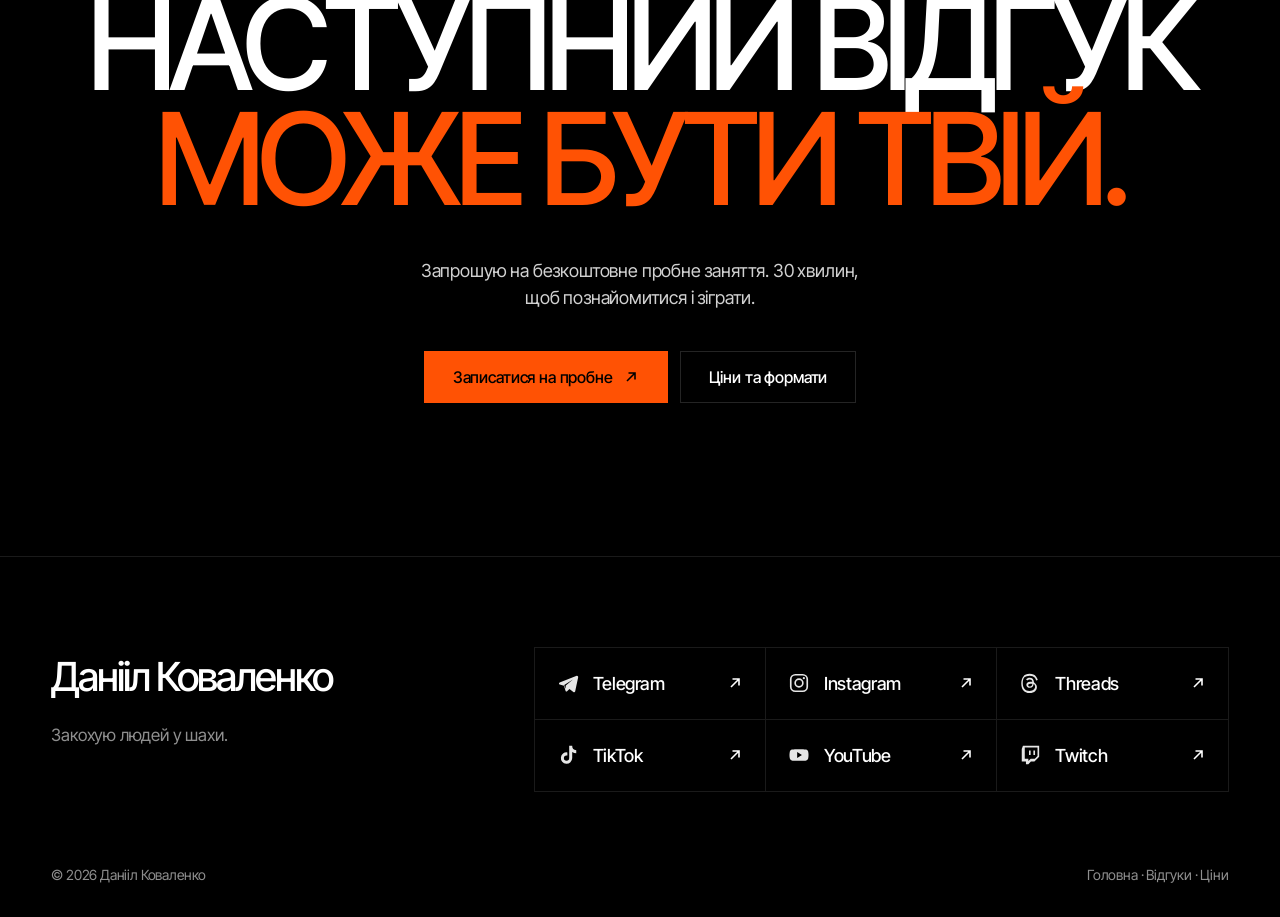
<file: reviews.html>
<!doctype html>
<html lang="uk">
<head>
<meta charset="utf-8">
<meta name="viewport" content="width=device-width, initial-scale=1">
<title>Відгуки · Данііл Коваленко</title>
<meta name="description" content="Заняття з шахів з Даніілом Коваленком: індивідуально, у парі або в міні-групі. Закохую людей у шахи. Пробне заняття безкоштовно.">
<meta name="theme-color" content="#000000">
<link rel="preconnect" href="https://fonts.googleapis.com">
<link rel="preconnect" href="https://fonts.gstatic.com" crossorigin>
<link href="https://fonts.googleapis.com/css2?family=Inter+Tight:wght@300;400;500;600&display=swap" rel="stylesheet">
<link rel="stylesheet" href="styles.css">
</head>
<body>
<div class="grain" aria-hidden="true"></div>

<header class="nav">
  <a href="index.html" class="logo" aria-label="Данііл Коваленко, на головну">Данііл Коваленко</a>
  <nav>
    <ul class="nav-links">
      <li><a href="index.html#top">Головна</a></li>
      <li><a href="index.html#lessons">Заняття</a></li>
      <li><a href="index.html#pricing">Ціни</a></li>
      <li><a href="index.html#about">Про мене</a></li>
      <li><a href="reviews.html" class="active">Відгуки</a></li>
      <li><a href="index.html#contacts">Контакти</a></li>
      <li class="mobile-only"><a href="index.html#contacts" data-book>Записатися →</a></li>
    </ul>
  </nav>
  <a href="index.html#contacts" class="btn btn-white btn-try" data-book>Пробне заняття</a>
  <button class="burger" aria-label="Меню"><span></span><span></span></button>
</header>

<main>
  <section class="page-hero">
    <div class="wrap">
      <div class="eyebrow rv">Відгуки</div>
      <h1 class="h2 rv">Відгуки<br><span class="dim">моїх учнів.</span></h1>
      <p class="rv">Скріни реальних повідомлень після занять, без редагування.</p>
    </div>
  </section>
  <section style="padding-top:0">
    <div class="wrap">
      <div data-reviews></div>
    </div>
  </section>
  <section class="final" id="contacts">
    <div class="wrap">
      <div class="eyebrow rv">Твоя черга</div>
      <h2 class="h2 rv">Наступний відгук<br><span class="or">може бути твій.</span></h2>
      <p class="rv">Запрошую на безкоштовне пробне заняття. 30 хвилин, щоб познайомитися і зіграти.</p>
      <div class="row rv">
        <a href="#" class="btn btn-orange" data-book>Записатися на пробне
          <svg viewBox="0 0 16 16" fill="none" stroke="currentColor" stroke-width="1.6"><path d="M4 12 12 4M5.5 4H12v6.5"/></svg></a>
        <a href="index.html#pricing" class="btn btn-line">Ціни та формати</a>
      </div>
    </div>
  </section>
</main>

<footer class="footer" id="footer">
  <div class="wrap">
    <div class="footer-top">
      <div>
        <div class="logo">Данііл Коваленко</div>
        <p>Закохую людей у шахи.</p>
      </div>
      <div class="socials" data-socials></div>
    </div>
    <div class="footer-bottom">
      <span>© 2026 Данііл Коваленко</span>
      <span><a href="index.html">Головна</a> · <a href="reviews.html">Відгуки</a> · <a href="index.html#pricing">Ціни</a></span>
    </div>
  </div>
</footer>

<script src="main.js"></script>
</body>
</html>
</file>
<file: styles.css>
/* Данііл Коваленко — індивідуальні заняття з шахів
   Палітра: #FF5204 / #000 / #FFF. Сірі — це лише прозорість білого. */

:root {
  --orange: #FF5204;
  --black: #000000;
  --white: #FFFFFF;
  --ink: #FFFFFF;
  --bg: #000000;
  --muted: rgba(255, 255, 255, 0.56);
  --faint: rgba(255, 255, 255, 0.14);
  --line: rgba(255, 255, 255, 0.10);
  --card: rgba(255, 255, 255, 0.035);
  --card-hover: rgba(255, 255, 255, 0.06);
  --ghost: rgba(255, 255, 255, 0.82);
  --ghost-2: rgba(255, 255, 255, 0.16);
  --pad: clamp(16px, 4vw, 64px);
  --max: 1440px;
  --radius: 22px;
  --ease: cubic-bezier(.2, .7, .1, 1);
  color-scheme: dark;
}
@media (prefers-color-scheme: dark) { :root:not([data-theme="light"]) { --bg: #000000; --ink: #FFFFFF; } }
:root[data-theme="dark"] { --bg: #000000; --ink: #FFFFFF; }

*, *::before, *::after { box-sizing: border-box; }
html { scroll-behavior: smooth; -webkit-text-size-adjust: 100%; overflow-x: clip; }
body {
  margin: 0;
  background: var(--bg);
  color: var(--ink);
  font-family: "Inter Tight", "Helvetica Neue", Arial, sans-serif;
  font-size: 17px;
  line-height: 1.5;
  letter-spacing: -0.01em;
  -webkit-font-smoothing: antialiased;
  overflow-x: clip;
}
img { display: block; max-width: 100%; }
a { color: inherit; text-decoration: none; }
button { font: inherit; color: inherit; }
::selection { background: var(--orange); color: var(--black); }

.grain {
  position: fixed; inset: 0; z-index: 1; pointer-events: none; opacity: .07;
  background-image: url("data:image/svg+xml,%3Csvg xmlns='http://www.w3.org/2000/svg' width='160' height='160'%3E%3Cfilter id='n'%3E%3CfeTurbulence type='fractalNoise' baseFrequency='.85' numOctaves='3' stitchTiles='stitch'/%3E%3C/filter%3E%3Crect width='100%25' height='100%25' filter='url(%23n)'/%3E%3C/svg%3E");
}
main, header, footer { position: relative; z-index: 2; }

/* ---------- layout ---------- */
.wrap { width: 100%; max-width: var(--max); margin: 0 auto; padding: 0 var(--pad); }
section { position: relative; padding: clamp(88px, 12vw, 180px) 0; }

/* ---------- header ---------- */
.nav {
  position: fixed; top: 0; left: 0; right: 0; z-index: 50;
  display: flex; align-items: center; justify-content: space-between;
  padding: 18px var(--pad);
  transition: background .4s ease, backdrop-filter .4s ease, padding .4s ease;
}
.nav.scrolled { background: rgba(0, 0, 0, .62); backdrop-filter: blur(14px); -webkit-backdrop-filter: blur(14px); padding-top: 12px; padding-bottom: 12px; border-bottom: 1px solid var(--line); }
.logo { font-size: 26px; font-weight: 500; letter-spacing: -0.05em; display: flex; align-items: baseline; gap: 2px; }
.logo b { font-weight: 500; color: var(--orange); }
.nav-links { display: flex; gap: clamp(20px, 3vw, 48px); list-style: none; margin: 0; padding: 0; }
.nav-links a { position: relative; font-size: 16px; color: var(--ghost); transition: color .25s; }
.nav-links a:hover, .nav-links a.active { color: var(--white); }
.nav-links a.active::after, .nav-links a:hover::after {
  content: ""; position: absolute; left: 50%; bottom: -10px; width: 34px; height: 2px; translate: -50% 0;
  background: linear-gradient(90deg, transparent, var(--orange), transparent);
}
.btn {
  display: inline-flex; align-items: center; justify-content: center; gap: 10px;
  min-height: 52px; padding: 0 28px; border: 1px solid transparent; border-radius: 0;
  font-size: 16px; font-weight: 500; letter-spacing: -0.01em; cursor: pointer;
  transition: background .3s var(--ease), color .3s var(--ease), border-color .3s var(--ease), transform .3s var(--ease);
}
.btn svg { width: 16px; height: 16px; transition: transform .3s var(--ease); }
.btn:hover svg { transform: translate(3px, -3px); }
.btn-white { background: var(--white); color: var(--black); }
.btn-white:hover { background: var(--orange); color: var(--black); }
.btn-orange { background: var(--orange); color: var(--black); }
.btn-orange:hover { background: var(--white); }
.btn-black { background: var(--black); color: var(--white); }
.btn-black:hover { background: var(--white); color: var(--black); }
.btn-line { border-color: var(--faint); color: var(--white); background: transparent; }
.btn-line:hover { border-color: var(--white); }
.btn-outline-orange { border-color: var(--orange); color: var(--white); border-radius: 12px; }
.btn-outline-orange:hover { background: var(--orange); color: var(--black); }
.btn-card { width: 100%; border-color: var(--faint); border-radius: 12px; color: var(--white); }
.btn-card:hover { border-color: var(--white); }
.burger { display: none; width: 44px; height: 44px; background: none; border: 0; cursor: pointer; position: relative; }
.burger span { position: absolute; left: 10px; right: 10px; height: 1.5px; background: var(--white); transition: transform .3s, top .3s, opacity .3s; }
.burger span:nth-child(1) { top: 17px; } .burger span:nth-child(2) { top: 26px; }
.nav.open .burger span:nth-child(1) { top: 21px; transform: rotate(45deg); }
.nav.open .burger span:nth-child(2) { top: 21px; transform: rotate(-45deg); }

/* ---------- hero ---------- */
.hero { min-height: 100svh; padding: 0; overflow: hidden; display: flex; flex-direction: column; }
.hero-stage { position: relative; flex: 1; min-height: 100svh; }
.hero-title { position: absolute; inset: 0; z-index: 1; pointer-events: none; user-select: none; }
.hero-title .l1, .hero-title .l2 {
  position: absolute; left: 0; right: 0; text-align: center; white-space: nowrap;
  font-weight: 500; line-height: .8; letter-spacing: -0.075em;
}
.hero-title .l1 { top: 19svh; font-size: 11.2vw; color: rgba(255, 255, 255, .86); display: flex; justify-content: center; align-items: center; gap: .14em; }
.hero-title .l1 .dash { display: inline-block; width: .34em; height: .075em; background: currentColor; }
.hero-title .l2 { top: calc(19svh + 10.6vw); font-size: 19vw; color: rgba(255, 255, 255, .13); }
.hero-title .l2 em { font-style: normal; color: rgba(255, 82, 4, .55); }
.hero-figure {
  position: absolute; left: 50%; bottom: 0; translate: -50% 0; z-index: 2;
  padding: 80px 80px 0;
  -webkit-mask-image: linear-gradient(to bottom, #000 78%, transparent 99%);
          mask-image: linear-gradient(to bottom, #000 78%, transparent 99%);
}
.hero-photo {
  height: min(84svh, 94vw); width: auto; max-width: none;
  filter: drop-shadow(0 0 1px rgba(255, 82, 4, .9)) drop-shadow(0 0 28px rgba(255, 82, 4, .35));
  will-change: transform;
}
.hero-side { position: absolute; z-index: 3; left: var(--pad); top: 50svh; max-width: 300px; }
.hero-side .tag { font-size: 15px; color: var(--white); margin-bottom: 18px; display: flex; align-items: center; gap: 10px; }
.hero-side .tag i { width: 8px; height: 8px; border-radius: 50%; background: var(--orange); box-shadow: 0 0 14px var(--orange); }
.hero-lead { position: absolute; z-index: 3; left: var(--pad); bottom: 150px; max-width: 330px; font-size: 16px; color: var(--ghost); line-height: 1.45; }
.hero-lead strong { color: var(--white); font-weight: 500; }
.hero-bottom {
  position: absolute; z-index: 3; left: 0; right: 0; bottom: 0;
  display: flex; justify-content: flex-end; align-items: flex-end; gap: 16px;
  padding: 0 var(--pad) 28px;
}
.hero-bottom::before { content: ""; position: absolute; left: var(--pad); right: var(--pad); top: -26px; height: 1px; background: linear-gradient(90deg, var(--line), var(--line) 30%, transparent 40%, transparent 60%, var(--line) 70%); }
.chips { display: flex; gap: 8px; flex-wrap: wrap; }
.chip { display: inline-flex; align-items: center; min-height: 48px; padding: 0 26px; border: 1px solid var(--faint); border-radius: 999px; font-size: 15px; background: rgba(0, 0, 0, .35); backdrop-filter: blur(6px); }
.stats { display: flex; gap: 12px; }
.stat {
  min-width: 200px; padding: 16px 20px; text-align: right;
  border: 1px solid var(--line); background: rgba(0, 0, 0, .45); backdrop-filter: blur(8px);
  position: relative;
}
.stat::before { content: ""; position: absolute; top: -1px; left: 20%; right: 20%; height: 1px; background: linear-gradient(90deg, transparent, var(--orange), transparent); }
.stat b { display: block; font-size: clamp(34px, 3.4vw, 54px); font-weight: 500; letter-spacing: -0.05em; line-height: 1; }
.stat span { font-size: 13px; color: var(--muted); }
.hero-cta { position: absolute; z-index: 3; right: var(--pad); top: 50svh; display: flex; flex-direction: column; gap: 10px; align-items: flex-end; }
.hero-cta .price { font-size: 14px; color: var(--muted); text-align: right; }
.hero-cta .price b { color: var(--white); font-weight: 500; font-size: 22px; letter-spacing: -0.03em; }

/* ---------- section heads ---------- */
.head { display: grid; grid-template-columns: 1fr minmax(0, 360px); gap: 40px; align-items: end; margin-bottom: clamp(48px, 7vw, 96px); }
.h2 { margin: 0; font-size: clamp(40px, 6.4vw, 104px); line-height: .9; font-weight: 500; letter-spacing: -0.06em; text-transform: uppercase; }
.h2 .dim { color: rgba(255, 255, 255, .22); }
.h2 .or { color: var(--orange); }
.head p { margin: 0; color: var(--ghost); font-size: 16px; text-align: right; }
.eyebrow { display: inline-flex; align-items: center; gap: 10px; font-size: 13px; letter-spacing: .08em; text-transform: uppercase; color: var(--muted); margin-bottom: 22px; }
.eyebrow::before { content: ""; width: 22px; height: 1px; background: var(--orange); }

/* ---------- features ---------- */
.features { display: grid; grid-template-columns: repeat(4, 1fr); gap: 0; border-top: 1px solid var(--line); border-left: 1px solid var(--line); }
.feature { padding: clamp(28px, 3vw, 44px); min-height: 360px; display: flex; flex-direction: column; border-right: 1px solid var(--line); border-bottom: 1px solid var(--line); background: transparent; transition: background .4s var(--ease); }
.feature:hover { background: rgba(255, 255, 255, .045); }
.ico { width: 56px; height: 56px; display: grid; place-items: center; background: var(--orange); color: var(--black); border-radius: 6px; flex: none; }
.ico svg { width: 26px; height: 26px; }
.feature h3 { margin: auto 0 14px; padding-top: 48px; font-size: clamp(26px, 2.3vw, 36px); line-height: 1; font-weight: 500; letter-spacing: -0.04em; text-transform: uppercase; }
.feature p { margin: 0; color: var(--muted); max-width: 34ch; }

/* ---------- trial ---------- */
.trial { background: var(--orange); color: var(--black); padding: clamp(72px, 9vw, 130px) 0; }
.trial-in { display: grid; grid-template-columns: 1.2fr 1fr; gap: clamp(32px, 6vw, 100px); align-items: end; }
.trial .eyebrow { color: var(--black); }
.trial .eyebrow::before { background: var(--black); }
.trial .h2 { color: var(--black); }
.trial-text p { margin: 0 0 32px; font-size: clamp(17px, 1.4vw, 21px); max-width: 46ch; }

/* ---------- steps ---------- */
.steps { display: grid; grid-template-columns: repeat(4, 1fr); gap: 16px; counter-reset: s; }
.step { position: relative; padding-top: 28px; border-top: 1px solid var(--faint); }
.step::before { content: ""; position: absolute; top: -1px; left: 0; width: 0; height: 1px; background: var(--orange); transition: width 1.2s var(--ease); }
.step.in::before { width: 100%; }
.step .n { font-size: 14px; color: var(--orange); font-variant-numeric: tabular-nums; }
.step h3 { margin: 56px 0 12px; font-size: 26px; line-height: 1.05; font-weight: 500; letter-spacing: -0.035em; }
.step p { margin: 0; color: var(--muted); font-size: 16px; }

/* ---------- for whom ---------- */
.who { list-style: none; margin: 0; padding: 0; border-top: 1px solid var(--line); }
.who li {
  position: relative; display: grid; grid-template-columns: 80px 1fr auto; gap: 24px; align-items: center;
  padding: clamp(22px, 3vw, 40px) 0; border-bottom: 1px solid var(--line); overflow: hidden; cursor: default;
}
.who li::before { content: ""; position: absolute; inset: 0; background: var(--orange); transform: scaleY(0); transform-origin: bottom; transition: transform .5s var(--ease); z-index: -1; }
.who li:hover::before { transform: scaleY(1); }
.who li:hover, .who li:hover .who-n, .who li:hover .who-t span { color: var(--black); }
.who-n { font-size: 14px; color: var(--muted); transition: color .3s; padding-left: 4px; }
.who-t { font-size: clamp(26px, 4vw, 60px); line-height: 1; letter-spacing: -0.05em; font-weight: 500; transition: color .3s; }
.who-t span { color: rgba(255, 255, 255, .3); transition: color .3s; }
.who-arrow { width: 40px; height: 40px; transition: transform .4s var(--ease); margin-right: 4px; }
.who li:hover .who-arrow { transform: rotate(45deg); }

/* ---------- pricing ---------- */
.plans { display: grid; grid-template-columns: 1fr 1.08fr 1fr; gap: 16px; align-items: center; }
.plans.single { grid-template-columns: minmax(0, 620px); justify-content: center; }
.plans.single .plan.featured { min-height: 0; }
.plans.single .plan .btn { margin-top: 8px; }
.plan {
  position: relative; display: flex; flex-direction: column; padding: clamp(28px, 2.6vw, 40px);
  border: 1px solid var(--line); border-radius: var(--radius);
  background: linear-gradient(160deg, rgba(255, 255, 255, .07), rgba(255, 255, 255, .015) 45%, rgba(0, 0, 0, .3));
  backdrop-filter: blur(10px); min-height: 640px;
}
.plan.featured { min-height: 720px; border-color: rgba(255, 82, 4, .55); background: linear-gradient(160deg, rgba(255, 82, 4, .16), rgba(255, 255, 255, .02) 40%, rgba(0, 0, 0, .55)); box-shadow: 0 30px 120px -40px rgba(255, 82, 4, .55); }
.plan .ico-round { width: 60px; height: 60px; border-radius: 50%; display: grid; place-items: center; background: rgba(255, 255, 255, .08); }
.plan .ico-round svg { width: 24px; height: 24px; }
.plan.featured .ico-round { background: var(--orange); color: var(--black); }
.badge { position: absolute; top: clamp(28px, 2.6vw, 40px); right: clamp(28px, 2.6vw, 40px); padding: 7px 14px; border-radius: 999px; font-size: 13px; background: var(--white); color: var(--black); font-weight: 500; }
.plan h3 { margin: 40px 0 12px; font-size: 32px; font-weight: 500; letter-spacing: -0.03em; text-transform: uppercase; line-height: 1; }
.plan .sub { margin: 0; color: var(--ghost); max-width: 30ch; }
.price-big { margin: 40px 0 36px; display: flex; align-items: baseline; gap: 10px; flex-wrap: wrap; }
.price-big b { font-size: clamp(52px, 5vw, 76px); font-weight: 500; letter-spacing: -0.06em; line-height: 1; }
.price-big span { font-size: 22px; color: var(--ghost); }
.price-big.text b { font-size: clamp(32px, 2.8vw, 42px); letter-spacing: -0.04em; }
.plan h4 { margin: 0 0 18px; font-size: 22px; font-weight: 500; }
.plan ul { list-style: none; margin: 0 0 40px; padding: 0; display: grid; gap: 14px; }
.plan li { display: flex; gap: 12px; align-items: flex-start; font-size: 16px; }
.plan li svg { width: 20px; height: 20px; flex: none; margin-top: 2px; opacity: .85; }
.plan.featured li svg { color: var(--orange); opacity: 1; }
.plan .btn { margin-top: auto; }

/* ---------- about ---------- */
.about { display: grid; grid-template-columns: 1fr 1fr; gap: clamp(32px, 6vw, 110px); align-items: center; }
.about-photo { position: relative; aspect-ratio: 4 / 5; border-radius: var(--radius); overflow: hidden; border: 1px solid var(--line); background: radial-gradient(70% 55% at 50% 80%, rgba(255, 82, 4, .55), rgba(255, 82, 4, .08) 55%, transparent 75%), #050505; }
.about-photo img { position: absolute; bottom: 0; left: 50%; translate: -50% 0; height: 92%; width: auto; max-width: none; filter: drop-shadow(0 0 30px rgba(0, 0, 0, .8)); }
.about-photo .stamp { position: absolute; left: 20px; top: 20px; padding: 8px 14px; border-radius: 999px; font-size: 13px; background: rgba(0, 0, 0, .55); backdrop-filter: blur(6px); border: 1px solid var(--faint); }
.about-text .h2 { margin-bottom: 36px; }
.about-text p { color: var(--ghost); font-size: clamp(17px, 1.3vw, 20px); max-width: 52ch; margin: 0 0 18px; }
.about-text p strong { color: var(--white); font-weight: 500; }
.facts { display: grid; grid-template-columns: repeat(3, 1fr); gap: 0; margin-top: 44px; border-top: 1px solid var(--line); }
.fact { padding: 22px 16px 0 0; }
.fact b { display: block; font-size: clamp(30px, 3vw, 44px); font-weight: 500; letter-spacing: -0.05em; line-height: 1; margin-bottom: 8px; }
.fact b i { font-style: normal; color: var(--orange); }
.fact span { font-size: 14px; color: var(--muted); }

/* ---------- reviews carousel ---------- */
.carousel { position: relative; }
.car-track {
  display: flex; gap: 16px; overflow-x: auto; scroll-snap-type: x mandatory;
  scrollbar-width: none; padding-bottom: 4px; cursor: grab; outline: none;
}
.car-track::-webkit-scrollbar { display: none; }
.car-track.drag { cursor: grabbing; scroll-snap-type: none; user-select: none; }
.car-track:focus-visible { box-shadow: 0 0 0 1px var(--orange); border-radius: var(--radius); }
.car-slide {
  flex: 0 0 min(460px, 84vw); scroll-snap-align: start; margin: 0;
  display: flex; flex-direction: column; gap: 20px; min-height: 440px; padding: 28px;
  border: 1px solid var(--line); border-radius: var(--radius);
  background: linear-gradient(160deg, rgba(255, 255, 255, .06), rgba(255, 255, 255, .015) 50%, rgba(0, 0, 0, .2));
  transition: border-color .3s;
}
.car-slide:hover { border-color: var(--faint); }
.car-slide .q { font-size: 72px; line-height: .6; height: 30px; color: var(--orange); font-weight: 500; }
.shot-wrap { flex: 1; display: grid; place-items: center; }
.shot-wrap img { width: 100%; max-height: 320px; object-fit: contain; border-radius: 14px; pointer-events: none; }
.car-slide figcaption { font-size: 14px; color: var(--muted); display: flex; align-items: center; gap: 10px; }
.car-slide figcaption::before { content: ""; width: 18px; height: 1px; background: var(--orange); }
.car-nav { display: flex; justify-content: space-between; align-items: center; gap: 16px; margin-top: 28px; }
.car-dots { display: flex; gap: 8px; }
.car-dots button { width: 28px; height: 3px; padding: 0; border: 0; border-radius: 2px; background: var(--faint); cursor: pointer; transition: background .3s, width .3s; }
.car-dots button.on { background: var(--orange); width: 48px; }
.car-btns { display: flex; gap: 8px; }
.car-btns button {
  width: 56px; height: 56px; display: grid; place-items: center; cursor: pointer;
  border: 1px solid var(--faint); border-radius: 50%; background: transparent; color: var(--white);
  transition: background .3s, color .3s, border-color .3s, opacity .3s;
}
.car-btns button svg { width: 22px; height: 22px; }
.car-btns button:hover:not(:disabled) { background: var(--orange); border-color: var(--orange); color: var(--black); }
.car-btns button:disabled { opacity: .3; cursor: default; }
.more-row { display: flex; justify-content: center; margin-top: 40px; }
@media (max-width: 520px) {
  .car-slide { min-height: 340px; padding: 20px; }
  .car-btns button { width: 48px; height: 48px; }
}

/* ---------- faq ---------- */
.faq { display: grid; grid-template-columns: minmax(0, 1fr) minmax(0, 1.4fr); gap: clamp(32px, 6vw, 100px); }
.faq-list { border-top: 1px solid var(--line); }
.faq details { border-bottom: 1px solid var(--line); }
.faq summary { list-style: none; cursor: pointer; display: flex; justify-content: space-between; gap: 24px; align-items: center; padding: 26px 0; font-size: clamp(19px, 1.6vw, 24px); font-weight: 500; letter-spacing: -0.025em; }
.faq summary::-webkit-details-marker { display: none; }
.faq summary .pm { position: relative; width: 22px; height: 22px; flex: none; }
.faq summary .pm::before, .faq summary .pm::after { content: ""; position: absolute; left: 0; right: 0; top: 50%; height: 1.5px; background: var(--white); transition: transform .3s var(--ease), background .3s; }
.faq summary .pm::after { transform: rotate(90deg); }
.faq details[open] summary .pm::after { transform: rotate(0); }
.faq details[open] summary .pm::before, .faq details[open] summary .pm::after { background: var(--orange); }
.faq details p { margin: 0; padding: 0 48px 28px 0; color: var(--muted); max-width: 62ch; }

/* ---------- final CTA ---------- */
.final { text-align: center; padding-bottom: clamp(100px, 12vw, 180px); }
.final .h2 { font-size: clamp(48px, 10vw, 170px); margin-bottom: 40px; }
.final p { color: var(--ghost); max-width: 46ch; margin: 0 auto 40px; font-size: 18px; }
.final .row { display: flex; justify-content: center; gap: 12px; flex-wrap: wrap; }

/* ---------- footer ---------- */

.footer { overflow: hidden; border-top: 1px solid var(--line); padding: clamp(56px, 7vw, 96px) 0 32px; background: rgba(0, 0, 0, .7); backdrop-filter: blur(10px); }
.footer-top { display: grid; grid-template-columns: 1fr 1.6fr; gap: 48px; margin-bottom: 72px; }
.footer-top .logo { font-size: 40px; margin-bottom: 16px; }
.footer-top p { color: var(--muted); max-width: 34ch; margin: 0; }
.socials { display: grid; grid-template-columns: repeat(3, 1fr); border-top: 1px solid var(--line); border-left: 1px solid var(--line); }
.social { display: flex; justify-content: space-between; align-items: center; gap: 12px; padding: 22px 22px; border-right: 1px solid var(--line); border-bottom: 1px solid var(--line); font-size: 18px; font-weight: 500; letter-spacing: -0.02em; transition: background .35s var(--ease), color .35s; }
.social svg.brand { width: 22px; height: 22px; opacity: .9; }
.social .arr { width: 16px; height: 16px; transition: transform .3s var(--ease); }
.social:hover { background: var(--orange); color: var(--black); }
.social:hover .arr { transform: translate(3px, -3px); }
.social .l { display: flex; align-items: center; gap: 14px; }
.footer-bottom { display: flex; justify-content: space-between; gap: 16px; flex-wrap: wrap; font-size: 14px; color: var(--muted); }
.footer-bottom a:hover { color: var(--white); }
.footer-word { font-size: min(15.5vw, 230px); overflow: hidden; line-height: .78; letter-spacing: -0.08em; font-weight: 500; color: rgba(255, 255, 255, .05); text-align: center; margin: 40px 0 -2vw; user-select: none; white-space: nowrap; }

/* ---------- page hero (reviews) ---------- */
.page-hero { padding-top: clamp(150px, 18vw, 240px); padding-bottom: clamp(40px, 6vw, 80px); }
.page-hero .h2 { font-size: clamp(56px, 11vw, 190px); }
.page-hero p { color: var(--ghost); max-width: 44ch; margin: 32px 0 0; font-size: 18px; }

/* ---------- reveal ---------- */
.rv { opacity: 0; transform: translateY(36px); transition: opacity 1s var(--ease), transform 1s var(--ease); }
.rv.in { opacity: 1; transform: none; }
.rv-d1 { transition-delay: .08s; } .rv-d2 { transition-delay: .16s; } .rv-d3 { transition-delay: .24s; }
.hero-in .l1, .hero-in .l2 { animation: rise 1.4s var(--ease) both; }
.hero-in .l2 { animation-delay: .12s; }
.hero-in .hero-photo { animation: photoIn 1.6s var(--ease) .1s both; }
@keyframes rise { from { opacity: 0; transform: translateY(6vw); } to { opacity: 1; transform: none; } }
@keyframes photoIn { from { opacity: 0; transform: translateY(40px) scale(.98); } to { opacity: 1; transform: none; } }
@media (prefers-reduced-motion: reduce) {
  html { scroll-behavior: auto; }
  .rv { opacity: 1; transform: none; transition: none; }
  .hero-in .l1, .hero-in .l2, .hero-in .hero-photo { animation: none; }
}

/* ---------- responsive ---------- */
@media (max-width: 1100px) {
  .features { grid-template-columns: repeat(2, 1fr); }
  .steps { grid-template-columns: repeat(2, 1fr); row-gap: 48px; }
  .plans { grid-template-columns: 1fr; max-width: 560px; margin: 0 auto; }
  .plan, .plan.featured { min-height: 0; }
  .plan.featured { order: -1; }
  .hero-cta { display: none; }
  .stat { min-width: 160px; }
}
@media (max-width: 860px) {
  body { font-size: 16px; }
  .nav-links, .nav .btn-try { display: none; }
  .burger { display: block; }
  .nav.open { background: rgba(0, 0, 0, .96); }
  .nav.open .nav-links {
    display: flex; flex-direction: column; gap: 0; position: fixed; top: 68px; left: 0; right: 0; bottom: 0;
    padding: 24px var(--pad); background: var(--black);
  }
  .nav.open .nav-links a { display: block; padding: 18px 0; font-size: 32px; letter-spacing: -0.04em; color: var(--white); border-bottom: 1px solid var(--line); }
  .nav.open .nav-links a::after { display: none; }
  .nav.open .nav-links li:last-child a { color: var(--orange); }
  .mobile-only { display: list-item !important; }

  .hero-stage { min-height: 0; display: flex; flex-direction: column; }
  .hero-title { position: relative; inset: auto; height: auto; padding-top: 110px; }
  .hero-title .l1, .hero-title .l2 { position: relative; top: auto; }
  .hero-title .l1 { font-size: 12.6vw; }
  .hero-title .l2 { font-size: 24vw; margin-top: 2vw; }
  .hero-figure { position: relative; left: auto; translate: none; z-index: 2; margin: calc(-9vw - 40px) auto 0; padding: 40px 0 0; width: 100%; max-width: 520px; }
  .hero-photo { height: auto; width: 100%; }
  .hero-side { position: relative; left: auto; top: auto; max-width: none; padding: 0 var(--pad); margin: 8px 0 16px; z-index: 3; }
  .hero-lead { position: relative; left: auto; bottom: auto; max-width: none; padding: 0 var(--pad); margin: 0 0 24px; }
  .hero-mobile-cta { display: flex !important; gap: 10px; padding: 0 var(--pad); margin-bottom: 32px; position: relative; z-index: 3; flex-wrap: wrap; }
  .hero-mobile-cta .btn { flex: 1 1 200px; }
  .hero-bottom { position: relative; flex-direction: column; align-items: stretch; padding-bottom: 40px; }
  .hero-bottom::before { display: none; }
  .stats { width: 100%; }
  .stat { flex: 1; min-width: 0; text-align: left; }

  .head { grid-template-columns: 1fr; gap: 20px; }
  .head p { text-align: left; }
  .features { grid-template-columns: 1fr; }
  .feature { min-height: 0; }
  .feature h3 { padding-top: 40px; }
  .about { grid-template-columns: 1fr; }
  .trial-in { grid-template-columns: 1fr; }
  .faq { grid-template-columns: 1fr; }
  .footer-top { grid-template-columns: 1fr; }
  .socials { grid-template-columns: repeat(2, 1fr); }
  .who li { grid-template-columns: 44px 1fr auto; gap: 12px; }
  .who-arrow { width: 26px; height: 26px; }
}
@media (max-width: 520px) {
  .steps { grid-template-columns: 1fr; }
  .step h3 { margin-top: 28px; }
  .facts { grid-template-columns: 1fr 1fr; row-gap: 20px; }
  .chip { min-height: 42px; padding: 0 18px; font-size: 14px; }
  .social { padding: 18px 16px; font-size: 16px; }
  .faq details p { padding-right: 0; }
}
.hero-mobile-cta, .mobile-only { display: none; }
</file>
<file: css/styles.css>
/* ProstoChess — Heat Noir. Токени й правила описані в DESIGN_SYSTEM.md */

:root {
  --black: #000;
  --coal: #0e0e0e;
  --graphite: #1a1a1a;
  --white: #fff;
  --orange: #ff5204;
  --orange-ink: #cc3d00; /* оранжевий для дрібного тексту на білому, 4.96:1 */

  --muted-dark: #a8a8a8;
  --muted-light: #6e6e6e;
  --line-dark: rgba(255, 255, 255, 0.14);
  --line-light: rgba(0, 0, 0, 0.14);

  --hero-gradient: radial-gradient(120% 95% at 18% 0%, #ff5204 0%, #d63e00 34%, #6b1d00 68%, #000 100%);

  --font-display: "Unbounded", system-ui, sans-serif;
  --font-text: "Onest", system-ui, sans-serif;
  --font-mono: "JetBrains Mono", ui-monospace, monospace;

  --gutter: clamp(20px, 3vw, 40px);
  --maxw: 1440px;
  --radius-xl: 40px;
  --radius-l: 24px;
  --radius-m: 12px;
  --section-y: clamp(80px, 11vw, 160px);
}

*,
*::before,
*::after { box-sizing: border-box; }

html { scroll-behavior: smooth; -webkit-text-size-adjust: 100%; }

body {
  margin: 0;
  background: var(--black);
  color: var(--white);
  font-family: var(--font-text);
  font-size: 18px;
  line-height: 1.5;
  -webkit-font-smoothing: antialiased;
  overflow-x: hidden;
}

img, svg { display: block; max-width: 100%; }
a { color: inherit; text-decoration: none; }
p { margin: 0; }
h1, h2, h3 { margin: 0; font-weight: 600; }
ul { margin: 0; padding: 0; list-style: none; }

:focus-visible { outline: 2px solid var(--orange); outline-offset: 3px; }

.skip {
  position: absolute; left: -999px; top: 8px; z-index: 100;
  background: var(--white); color: var(--black); padding: 8px 16px; border-radius: 8px;
}
.skip:focus { left: 8px; }

.container { width: 100%; max-width: var(--maxw); margin: 0 auto; padding: 0 var(--gutter); }

/* ---------- Типографіка ---------- */

.label {
  font-family: var(--font-mono);
  font-size: 12px;
  line-height: 1.3;
  letter-spacing: 0.08em;
  text-transform: uppercase;
}

.h1 {
  font-family: var(--font-display);
  font-weight: 700;
  font-size: clamp(34px, 4.8vw, 78px);
  line-height: 1;
  letter-spacing: -0.035em;
}

.h2 {
  font-family: var(--font-text);
  font-weight: 600;
  font-size: clamp(32px, 4.4vw, 68px);
  line-height: 1.02;
  letter-spacing: -0.03em;
}

.h3 {
  font-family: var(--font-text);
  font-weight: 600;
  font-size: 28px;
  line-height: 1.15;
  letter-spacing: -0.015em;
}

.lead { font-size: clamp(18px, 1.5vw, 22px); line-height: 1.45; max-width: 52ch; }
.muted-dark { color: var(--muted-dark); }
.muted-light { color: var(--muted-light); }
.accent { color: var(--orange); }
.accent-ink { color: var(--orange-ink); }

/* ---------- Кнопки ---------- */

.btn {
  display: inline-flex;
  align-items: center;
  gap: 18px;
  height: 56px;
  padding: 0 8px 0 28px;
  border-radius: 999px;
  border: 0;
  font: 600 16px/1 var(--font-text);
  cursor: pointer;
  background: var(--orange);
  color: var(--black);
  transition: background 0.2s, transform 0.2s;
}
.btn__arrow {
  width: 40px; height: 40px; border-radius: 50%;
  display: grid; place-items: center;
  background: var(--black); color: var(--white);
  font-size: 18px; line-height: 1;
  transition: transform 0.25s;
}
.btn:hover .btn__arrow { transform: rotate(45deg); }
.btn--white { background: var(--white); }
.btn--white .btn__arrow { background: var(--orange); color: var(--black); }
.btn--black { background: var(--black); color: var(--white); }
.btn--black .btn__arrow { background: var(--orange); color: var(--black); }
.btn--ghost { background: transparent; color: var(--white); box-shadow: inset 0 0 0 1px var(--line-dark); }
.btn--ghost .btn__arrow { background: var(--white); color: var(--black); }
.btn--sm { height: 44px; padding: 0 6px 0 20px; font-size: 14px; gap: 12px; }
.btn--sm .btn__arrow { width: 32px; height: 32px; font-size: 15px; }

.pill {
  display: inline-flex; align-items: center;
  padding: 12px 22px; border-radius: 999px;
  font-size: 16px; font-weight: 500; line-height: 1.2;
  box-shadow: inset 0 0 0 1px var(--line-light);
}
.pill--fill { background: var(--orange); color: var(--black); box-shadow: none; }

/* ---------- Шапка ---------- */

.header {
  position: fixed; top: 0; left: 0; right: 0; z-index: 50;
  transition: background 0.25s, backdrop-filter 0.25s;
}
.header.is-scrolled { background: rgba(0, 0, 0, 0.72); backdrop-filter: blur(14px); -webkit-backdrop-filter: blur(14px); }
.header__bar { display: flex; align-items: center; justify-content: space-between; height: 80px; gap: 24px; }

.logo { font-family: var(--font-display); font-weight: 700; font-size: 17px; letter-spacing: -0.02em; display: inline-flex; align-items: center; gap: 8px; }
.logo__dot { width: 10px; height: 10px; border-radius: 50%; background: var(--white); }
.header.is-scrolled .logo__dot { background: var(--orange); }

.nav { display: flex; align-items: center; gap: 36px; }
.nav__link { font-family: var(--font-mono); font-size: 12px; letter-spacing: 0.08em; text-transform: uppercase; padding: 8px 0; position: relative; }
.nav__link::after { content: ""; position: absolute; left: 0; right: 0; bottom: 2px; height: 1px; background: currentColor; transform: scaleX(0); transform-origin: left; transition: transform 0.25s; }
.nav__link:hover::after, .nav__link[aria-current="page"]::after { transform: scaleX(1); }

.burger { display: none; width: 44px; height: 44px; border: 0; border-radius: 50%; background: rgba(255, 255, 255, 0.14); color: var(--white); cursor: pointer; }
.burger span { display: block; width: 18px; height: 2px; background: currentColor; margin: 4px auto; transition: transform 0.2s, opacity 0.2s; }
.nav-open .burger span:nth-child(1) { transform: translateY(6px) rotate(45deg); }
.nav-open .burger span:nth-child(2) { opacity: 0; }
.nav-open .burger span:nth-child(3) { transform: translateY(-6px) rotate(-45deg); }

/* ---------- Hero ---------- */

.hero {
  position: relative;
  min-height: max(100svh, 760px);
  background: var(--hero-gradient);
  overflow: hidden;
  display: flex;
  flex-direction: column;
}
.hero--sub { min-height: max(72svh, 620px); }

.hero__word {
  position: absolute; left: 50%; bottom: 0;
  transform: translate(-50%, 17%);
  z-index: 2;
  font-family: var(--font-display); font-weight: 800;
  font-size: 11.1vw; line-height: 0.82; letter-spacing: -0.045em;
  white-space: nowrap;
  color: var(--white);
  -webkit-mask-image: linear-gradient(to bottom, #000 35%, rgba(0, 0, 0, 0.35) 100%);
  mask-image: linear-gradient(to bottom, #000 35%, rgba(0, 0, 0, 0.35) 100%);
  user-select: none; pointer-events: none;
}

.hero__figure {
  position: absolute; left: 50%; bottom: 0; z-index: 1;
  height: 64%; transform: translateX(-50%);
  display: flex; align-items: flex-end;
  pointer-events: none;
}
.hero__portrait { height: 100%; width: auto; max-width: none; object-fit: contain; }
.hero__pawn { height: 100%; width: auto; filter: drop-shadow(0 0 60px rgba(255, 82, 4, 0.55)); }
.has-portrait .hero__pawn { display: none; }

.hero__inner {
  position: relative; z-index: 4; flex: 1; pointer-events: none;
  display: grid;
  grid-template-columns: repeat(12, 1fr);
  grid-template-rows: auto 1fr auto;
  column-gap: 24px;
  padding-top: 128px; padding-bottom: clamp(120px, 14vw, 220px);
}
.hero__inner > * { pointer-events: auto; }
.hero__left { grid-column: 1 / span 5; grid-row: 1 / span 2; display: flex; flex-direction: column; gap: 28px; align-self: start; }
.hero__right { grid-column: 9 / span 4; grid-row: 1 / span 2; align-self: center; display: flex; flex-direction: column; align-items: flex-start; gap: 24px; }
.hero__right .lead { font-size: 17px; }
.hero__note { font-family: var(--font-mono); font-size: 12px; letter-spacing: 0.08em; text-transform: uppercase; opacity: 0.85; }
.hero__cards { grid-column: 1 / span 5; grid-row: 3; display: flex; gap: 16px; margin-top: 32px; }

.glass {
  flex: 1; max-width: 220px; min-height: 132px;
  padding: 20px; border-radius: var(--radius-l);
  background: rgba(255, 255, 255, 0.12);
  border: 1px solid rgba(255, 255, 255, 0.2);
  backdrop-filter: blur(16px); -webkit-backdrop-filter: blur(16px);
  display: flex; flex-direction: column; justify-content: space-between;
}
.glass--solid { background: var(--white); color: var(--black); border-color: transparent; }
.glass__n { font-family: var(--font-display); font-weight: 800; font-size: 36px; line-height: 1; letter-spacing: -0.04em; }
.glass__t { font-size: 14px; line-height: 1.3; }

.hero--sub .hero__inner { padding-bottom: clamp(100px, 12vw, 200px); }
.hero--sub .hero__left { grid-column: 1 / span 7; grid-row: 1; }
.hero--sub .hero__right { grid-column: 1 / span 5; grid-row: 2; align-self: start; margin-top: 32px; }

/* Портрет-слот на сторінці «Про мене» */
.frame {
  position: absolute; right: var(--gutter); bottom: 0; z-index: 1;
  height: 76%;
  display: flex; align-items: flex-end; justify-content: center;
  pointer-events: none;
}
.frame .hero__portrait, .frame .hero__pawn { height: 100%; }

/* ---------- Секції ---------- */

.section { padding: var(--section-y) 0; }
.section--light { background: var(--white); color: var(--black); }
.section--dark { background: var(--black); color: var(--white); }
.section--coal { background: var(--coal); color: var(--white); }
.section--orange { background: var(--orange); color: var(--black); }

.section__head { display: flex; flex-direction: column; gap: 20px; margin-bottom: clamp(40px, 6vw, 80px); }

/* Філософія */
.philosophy { display: grid; grid-template-columns: repeat(12, 1fr); column-gap: 24px; row-gap: 40px; align-items: start; }
.philosophy__label { grid-column: 1 / -1; }
.philosophy__title { grid-column: 1 / span 8; }
.philosophy__text { grid-column: 9 / span 4; padding-top: 12px; color: var(--muted-light); }
.philosophy__chips { grid-column: 1 / -1; display: grid; gap: 12px; margin-top: 16px; }
.chips-row { display: flex; flex-wrap: wrap; gap: 12px; }

/* Таблиця кроків */
.steps { display: grid; grid-template-columns: repeat(4, 1fr); border-top: 1px solid var(--line-dark); border-left: 1px solid var(--line-dark); }
.step { padding: 32px 28px 36px; border-right: 1px solid var(--line-dark); border-bottom: 1px solid var(--line-dark); display: flex; flex-direction: column; gap: 20px; min-height: 280px; }
.step__n { font-family: var(--font-mono); font-size: 14px; color: var(--orange); }
.step__t { font-size: 26px; font-weight: 600; letter-spacing: -0.02em; line-height: 1.1; }
.step__d { font-size: 16px; color: var(--muted-dark); }
.step__a { margin-top: auto; font-size: 20px; color: var(--orange); }

/* Кому підійде */
.rows { border-top: 1px solid var(--line-light); }
.row { display: grid; grid-template-columns: repeat(12, 1fr); column-gap: 24px; padding: 36px 0; border-bottom: 1px solid var(--line-light); align-items: baseline; }
.row__n { grid-column: 1 / span 1; font-family: var(--font-mono); font-size: 14px; color: var(--orange-ink); }
.row__t { grid-column: 2 / span 6; font-size: clamp(26px, 3vw, 44px); font-weight: 600; letter-spacing: -0.025em; line-height: 1.05; }
.row__d { grid-column: 9 / span 4; color: var(--muted-light); }

/* Пробне */
.trial { display: grid; grid-template-columns: repeat(12, 1fr); column-gap: 24px; row-gap: 56px; }
.trial__head { grid-column: 1 / span 7; display: flex; flex-direction: column; gap: 20px; }
.trial__side { grid-column: 9 / span 4; display: flex; flex-direction: column; gap: 28px; align-items: flex-start; align-self: end; }
.trial__nums { grid-column: 1 / -1; display: grid; grid-template-columns: repeat(3, 1fr); border-top: 1px solid rgba(0, 0, 0, 0.25); }
.num { padding: 28px 0 0; display: flex; flex-direction: column; gap: 12px; }
.num + .num { padding-left: 24px; border-left: 1px solid rgba(0, 0, 0, 0.25); }
.num__v { font-family: var(--font-display); font-weight: 800; font-size: clamp(56px, 9vw, 144px); line-height: 0.9; letter-spacing: -0.05em; }
.num__t { font-size: 16px; max-width: 24ch; }

/* FAQ */
.faq { display: grid; grid-template-columns: repeat(12, 1fr); column-gap: 24px; row-gap: 40px; }
.faq__head { grid-column: 1 / span 4; display: flex; flex-direction: column; gap: 20px; }
.faq__list { grid-column: 6 / span 7; border-top: 1px solid var(--line-dark); }
.qa { border-bottom: 1px solid var(--line-dark); }
.qa summary { list-style: none; cursor: pointer; padding: 28px 0; display: flex; justify-content: space-between; gap: 24px; align-items: center; font-size: 22px; font-weight: 500; letter-spacing: -0.01em; }
.qa summary::-webkit-details-marker { display: none; }
.qa summary::after { content: "+"; flex: none; width: 40px; height: 40px; border-radius: 50%; display: grid; place-items: center; box-shadow: inset 0 0 0 1px var(--line-dark); font-size: 22px; transition: transform 0.2s, background 0.2s; }
.qa[open] summary::after { transform: rotate(45deg); background: var(--orange); color: var(--black); box-shadow: none; }
.qa p { padding: 0 64px 28px 0; color: var(--muted-dark); }

/* Тизери */
.teasers { display: grid; grid-template-columns: 1fr 1fr; gap: 24px; }
.teaser { background: var(--graphite); border-radius: var(--radius-xl); padding: clamp(28px, 3.4vw, 48px); min-height: 340px; display: flex; flex-direction: column; justify-content: space-between; gap: 40px; transition: background 0.25s, color 0.25s; }
.teaser:hover { background: var(--orange); color: var(--black); }
.teaser:hover .teaser__d { color: var(--black); }
.teaser__d { color: var(--muted-dark); max-width: 36ch; }
.teaser__a { align-self: flex-end; width: 56px; height: 56px; border-radius: 50%; display: grid; place-items: center; background: var(--white); color: var(--black); font-size: 24px; transition: transform 0.25s; }
.teaser:hover .teaser__a { transform: rotate(45deg); background: var(--black); color: var(--white); }

/* Фінальний CTA */
.final { display: flex; flex-direction: column; align-items: flex-start; gap: 40px; }
.final .h2 { font-size: clamp(40px, 7.4vw, 120px); line-height: 0.98; letter-spacing: -0.04em; font-family: var(--font-display); font-weight: 700; max-width: 14ch; }

/* Футер */
.footer { background: var(--black); color: var(--white); position: relative; overflow: hidden; padding-top: 64px; }
.footer__top { display: flex; justify-content: space-between; gap: 32px; flex-wrap: wrap; align-items: flex-start; }
.footer__links { display: flex; gap: 32px; flex-wrap: wrap; }
.footer__copy { color: var(--muted-dark); font-size: 14px; margin-top: 24px; }
.footer__word { font-family: var(--font-display); font-weight: 800; font-size: 11.1vw; line-height: 0.82; letter-spacing: -0.045em; white-space: nowrap; color: var(--orange); text-align: center; transform: translateY(17%); margin-top: 48px; user-select: none; pointer-events: none; }

/* Про мене */
.about-grid { display: grid; grid-template-columns: repeat(12, 1fr); column-gap: 24px; row-gap: 40px; align-items: start; }
.about-grid__head { grid-column: 1 / span 5; display: flex; flex-direction: column; gap: 20px; }
.about-grid__body { grid-column: 7 / span 6; display: flex; flex-direction: column; gap: 24px; font-size: 20px; }
.principles { display: grid; grid-template-columns: repeat(3, 1fr); border-top: 1px solid var(--line-light); border-left: 1px solid var(--line-light); margin-top: clamp(40px, 6vw, 72px); }
.principle { padding: 32px 28px 40px; border-right: 1px solid var(--line-light); border-bottom: 1px solid var(--line-light); display: flex; flex-direction: column; gap: 16px; min-height: 260px; }
.principle__n { font-family: var(--font-mono); font-size: 14px; color: var(--orange-ink); }
.principle__d { color: var(--muted-light); font-size: 16px; }
.facts { display: grid; grid-template-columns: repeat(3, 1fr); border-top: 1px solid var(--line-dark); }
.fact { padding: 32px 0 0; display: flex; flex-direction: column; gap: 12px; }
.fact + .fact { padding-left: 24px; border-left: 1px solid var(--line-dark); }
.fact__v { font-family: var(--font-display); font-weight: 800; font-size: clamp(40px, 6vw, 96px); line-height: 0.95; letter-spacing: -0.045em; }
.fact__t { color: var(--muted-dark); font-size: 16px; max-width: 26ch; }
.channels { display: flex; flex-wrap: wrap; gap: 10px; }
.channels .pill { box-shadow: inset 0 0 0 1px var(--line-dark); font-size: 15px; }

/* Відгуки: сітка */
.reviews { column-count: 3; column-gap: 24px; }
.review { break-inside: avoid; margin: 0 0 24px; background: var(--white); color: var(--black); border-radius: var(--radius-l); overflow: hidden; display: flex; flex-direction: column; }
.review__img img { width: 100%; height: auto; }
.review__q { padding: 28px 24px 0; font-size: 20px; line-height: 1.4; letter-spacing: -0.01em; }
.review__who { padding: 16px 24px 20px; display: flex; flex-direction: column; gap: 2px; border-top: 1px solid var(--line-light); }
.review__name { font-weight: 600; }
.review__meta { color: var(--muted-light); font-size: 14px; }

/* Відгуки: орбіта навколо фото */
.hero--orbit { min-height: max(100svh, 860px); }
.hero--orbit .hero__figure { height: 70%; }
.orbit {
  --T: 38s;
  --D: calc(var(--T) / 2);
  --rx: min(35vw, 500px);
  --ry: 190px;
  --w: 280px;
  position: absolute; left: 50%; top: 52%; width: 0; height: 0;
}
.orbit__item {
  --delay: calc(var(--T) * var(--i) / var(--n) * -1);
  position: absolute; left: 0; top: 0;
  animation:
    orbX var(--D) cubic-bezier(0.37, 0, 0.63, 1) var(--delay) infinite alternate,
    orbZ var(--D) linear calc(var(--delay) - var(--D) / 2) infinite alternate;
}
.orbit__card {
  width: var(--w); translate: -50% -50%;
  background: var(--white); border-radius: 20px; overflow: hidden;
  box-shadow: 0 24px 60px rgba(0, 0, 0, 0.5);
  animation: orbY var(--D) cubic-bezier(0.37, 0, 0.63, 1) calc(var(--delay) - var(--D) / 2) infinite alternate;
}
.orbit__card img { width: 100%; height: auto; }
.orbit:hover .orbit__item, .orbit:hover .orbit__card { animation-play-state: paused; }

@keyframes orbX { from { transform: translateX(calc(var(--rx) * -1)); } to { transform: translateX(var(--rx)); } }
@keyframes orbY { from { transform: translateY(calc(var(--ry) * -1)) scale(0.78); } to { transform: translateY(var(--ry)) scale(1.04); } }
@keyframes orbZ { from { z-index: 0; } 49.99% { z-index: 0; } 50% { z-index: 3; } to { z-index: 3; } }

/* ---------- Анімація появи (тільки коли є JS) ---------- */

.js .reveal { opacity: 0; transform: translateY(28px); transition: opacity 0.7s ease, transform 0.7s ease; }
.js .reveal.is-in { opacity: 1; transform: none; }

@media (prefers-reduced-motion: reduce) {
  html { scroll-behavior: auto; }
  .js .reveal { opacity: 1; transform: none; transition: none; }
  .btn__arrow, .teaser__a { transition: none; }
  .orbit { display: none; }
}

/* ---------- Планшет і мобільний ---------- */

@media (max-width: 1024px) {
  .steps { grid-template-columns: repeat(2, 1fr); }
  .hero__left { grid-column: 1 / span 7; }
  .hero__right { grid-column: 8 / span 5; }
  .hero__cards { grid-column: 1 / -1; }
  .reviews { column-count: 2; }
}

@media (max-width: 820px) {
  body { font-size: 17px; }

  .burger { display: block; }
  .nav { position: fixed; inset: 80px 0 auto 0; flex-direction: column; align-items: flex-start; gap: 4px; padding: 16px var(--gutter) 28px; background: rgba(0, 0, 0, 0.94); backdrop-filter: blur(14px); transform: translateY(-24px); opacity: 0; visibility: hidden; transition: transform 0.3s, opacity 0.3s, visibility 0.3s; }
  .nav-open .nav { transform: none; opacity: 1; visibility: visible; }
  .nav__link { font-size: 15px; padding: 14px 0; }
  .header__cta { display: none; }
  .nav-open .header { background: rgba(0, 0, 0, 0.94); }

  .hero { min-height: auto; }
  .hero__word { font-size: 11.1vw; }
  .hero__figure { top: 232px; bottom: auto; height: 280px; }
  .frame { right: 50%; transform: translateX(50%); top: 232px; bottom: auto; height: 280px; }
  .hero--sub .hero__right { margin-top: 300px; }
  .hero--sub .hero__left { grid-row: auto; }
  .hero__inner { display: flex; flex-direction: column; gap: 28px; padding-top: 112px; padding-bottom: 150px; }
  .hero__left, .hero__right, .hero--sub .hero__left, .hero--sub .hero__right { grid-column: auto; }
  .hero__right { align-self: stretch; margin-top: 300px; }
  .hero__cards { margin-top: 0; }
  .glass { min-height: 112px; padding: 16px; }
  .glass__n { font-size: 28px; }

  .philosophy__title, .philosophy__text { grid-column: 1 / -1; }
  .row { row-gap: 12px; }
  .row__n { grid-column: 1 / -1; }
  .row__t, .row__d { grid-column: 1 / -1; }
  .trial__head, .trial__side { grid-column: 1 / -1; }
  .trial__nums { grid-template-columns: 1fr; }
  .num + .num { padding-left: 0; border-left: 0; border-top: 1px solid rgba(0, 0, 0, 0.25); margin-top: 28px; }
  .faq__head, .faq__list { grid-column: 1 / -1; }
  .qa summary { font-size: 19px; }
  .qa p { padding-right: 0; }
  .teasers { grid-template-columns: 1fr; }
  .teaser { min-height: 260px; }
  .about-grid__head, .about-grid__body { grid-column: 1 / -1; }
  .principles { grid-template-columns: 1fr; }
  .facts { grid-template-columns: 1fr; }
  .fact + .fact { padding-left: 0; border-left: 0; border-top: 1px solid var(--line-dark); margin-top: 28px; }
  .reviews { column-count: 1; }
  .hero--orbit { min-height: 780px; }
  .hero--orbit .hero__figure { top: auto; bottom: 0; height: 56%; }
  .hero--orbit .hero__right { margin-top: 0; }
  .orbit { --rx: 33vw; --ry: 96px; --w: 130px; top: 60%; }
}

@media (max-width: 520px) {
  .steps { grid-template-columns: 1fr; }
  .step { min-height: 0; }
  .hero__cards { flex-direction: row; }
  .btn { font-size: 15px; padding-left: 22px; }
}
</file>
